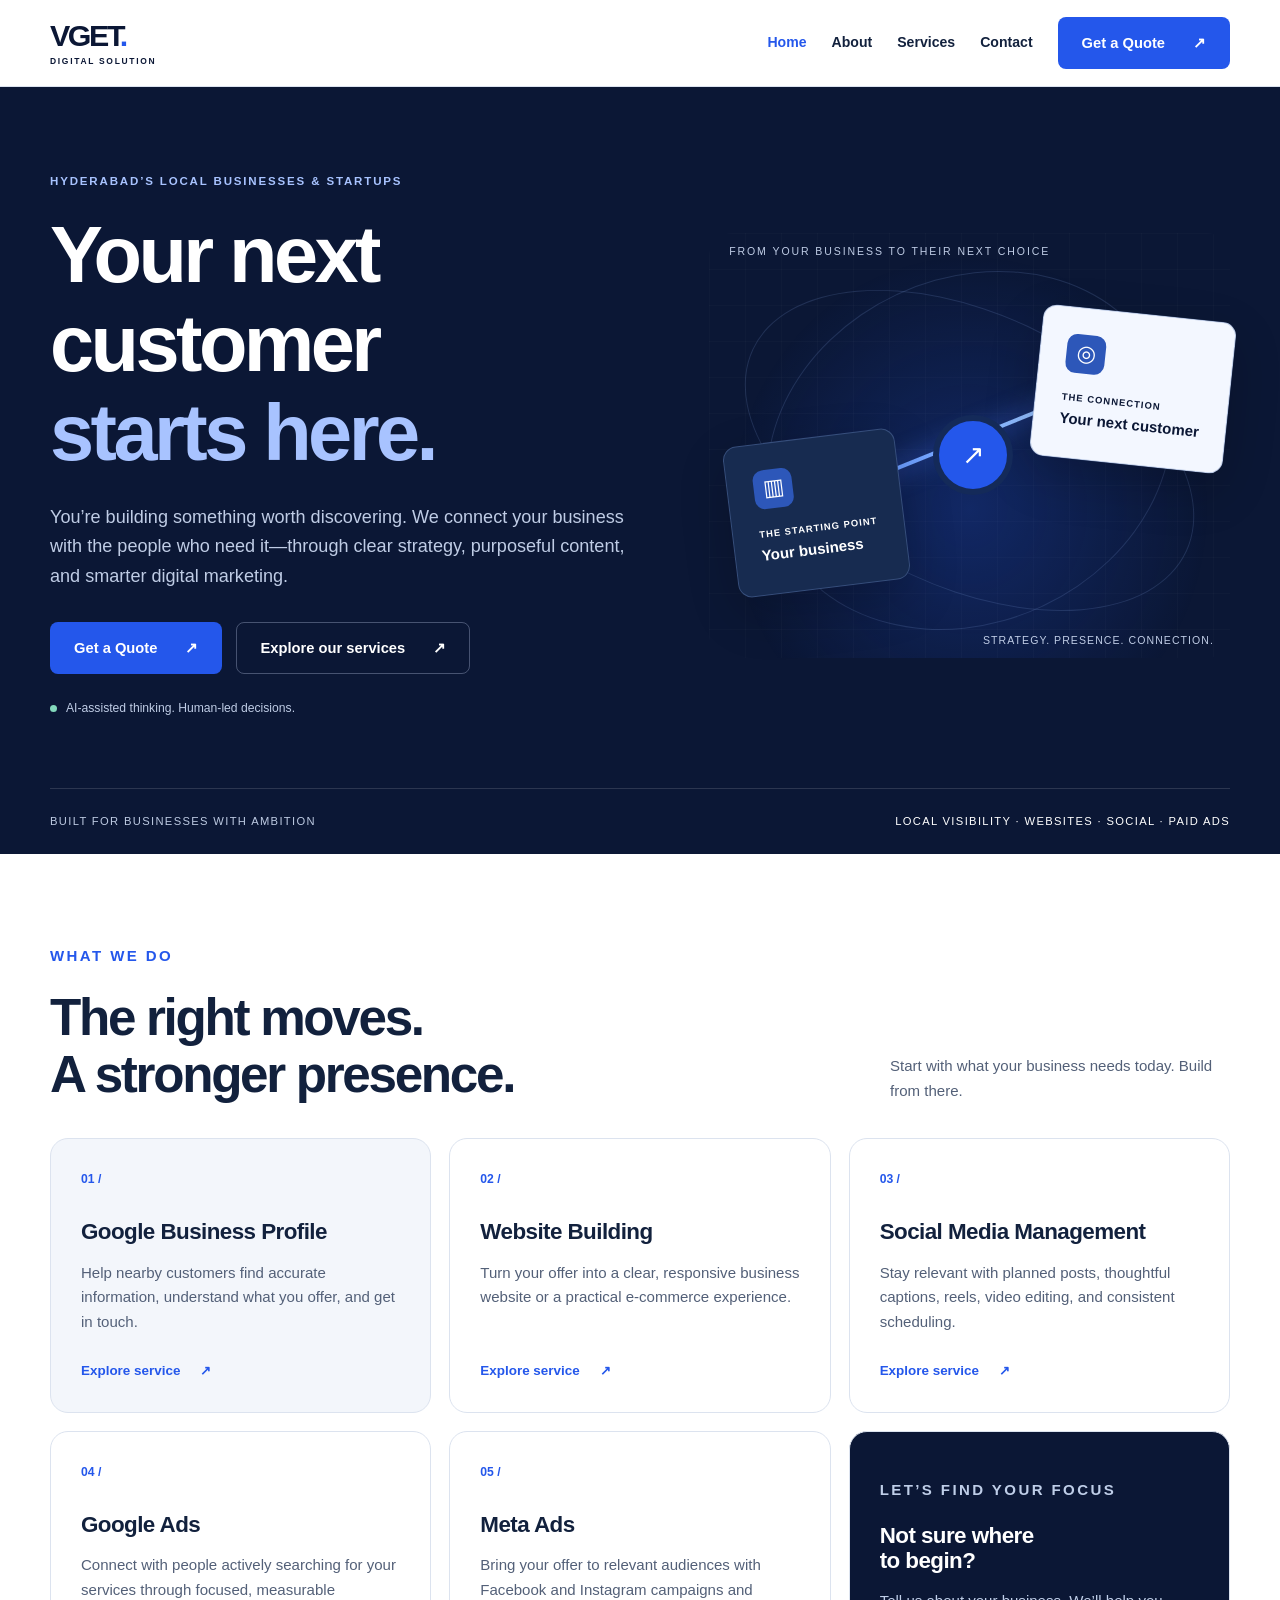
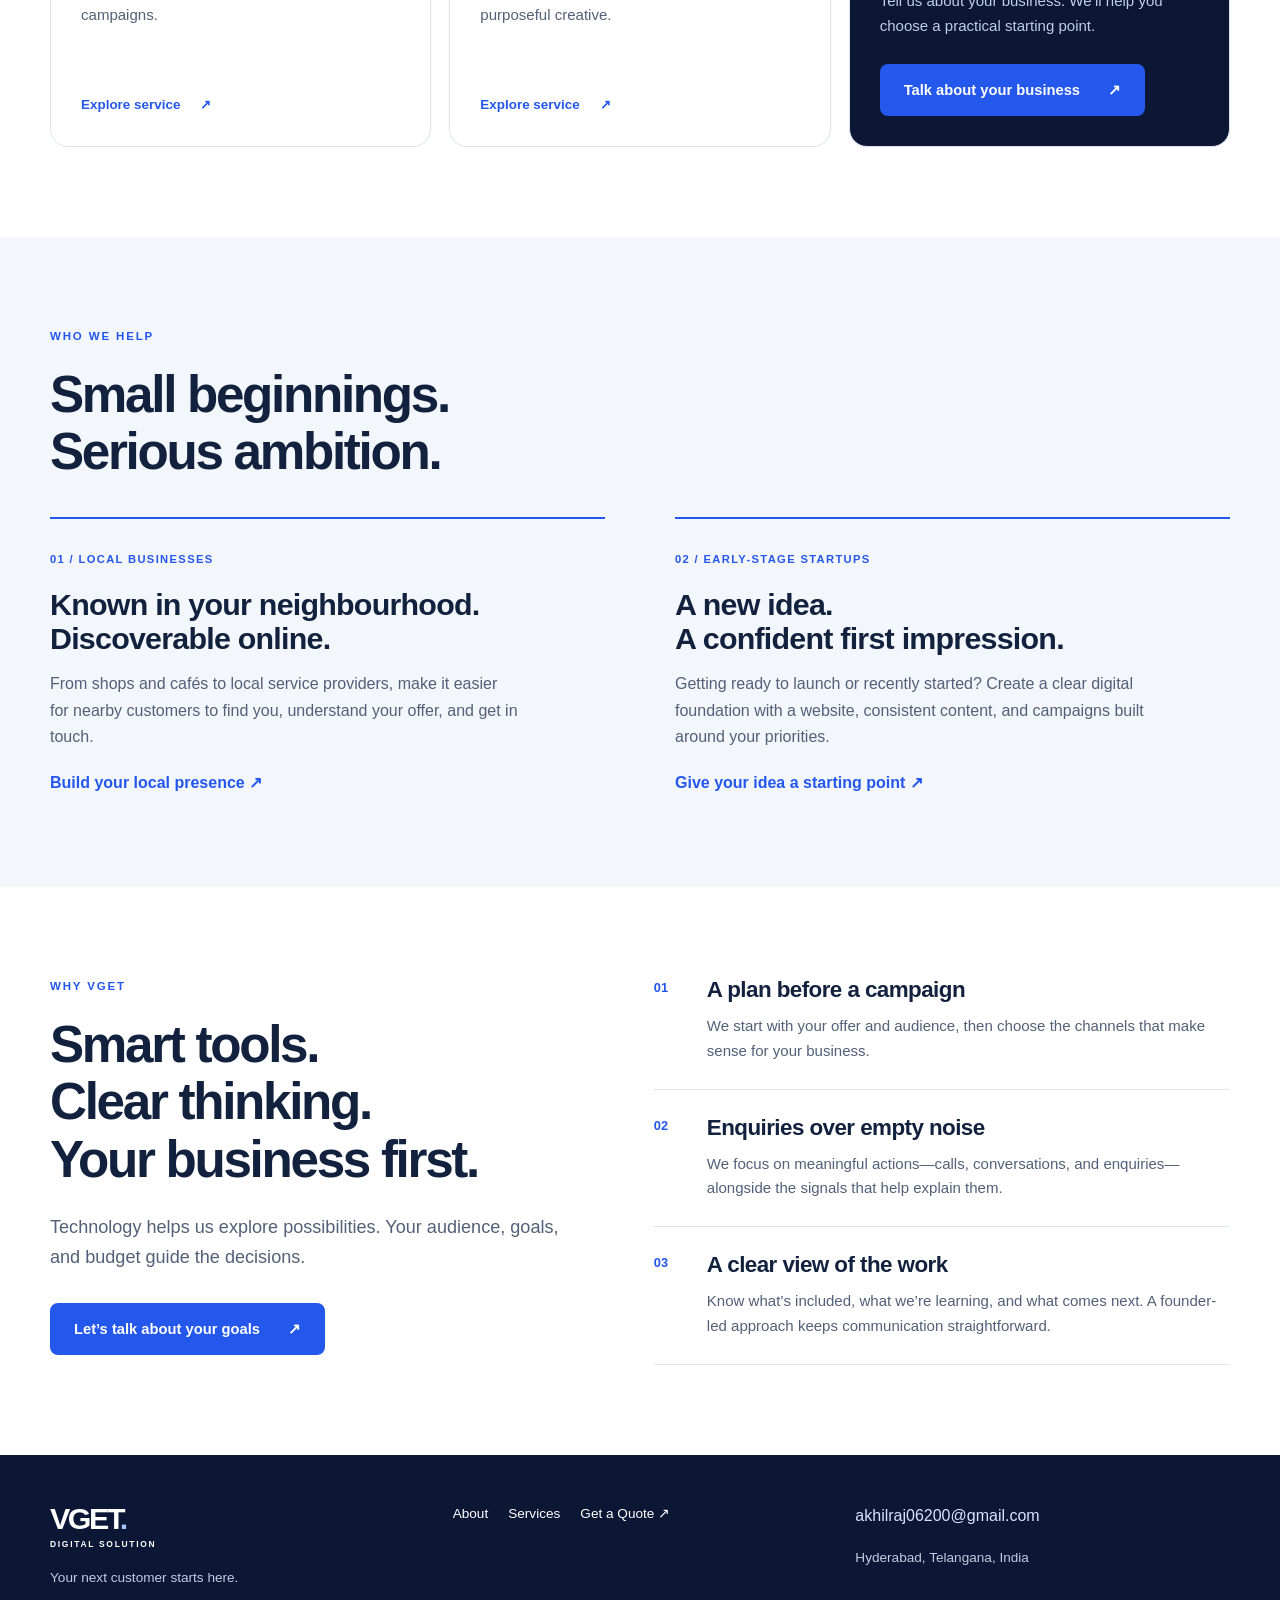
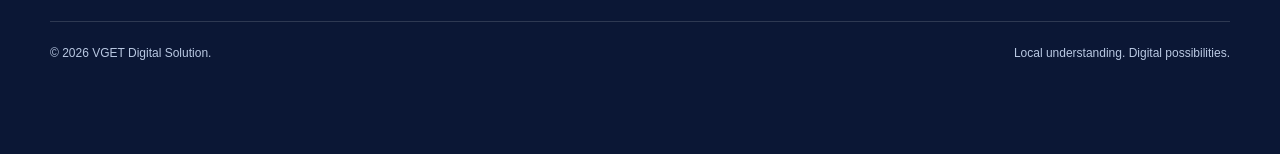
<file: index.html>
<!doctype html>
<html lang="en-IN">
<head>
<meta charset="utf-8">
<meta name="viewport" content="width=device-width, initial-scale=1">
<title>Digital Marketing Services in Hyderabad | VGET Digital Solution</title>
<meta name="description" content="VGET Digital Solution helps Hyderabad local businesses and startups with Google Business Profile optimisation, websites, social media, Google Ads, and Meta Ads.">
<meta name="theme-color" content="#0b1735">
<meta property="og:type" content="website">
<meta property="og:site_name" content="VGET Digital Solution">
<meta property="og:locale" content="en_IN">
<meta property="og:title" content="Digital Marketing Services in Hyderabad | VGET Digital Solution">
<meta property="og:description" content="VGET Digital Solution helps Hyderabad local businesses and startups with Google Business Profile optimisation, websites, social media, Google Ads, and Meta Ads.">
<meta name="twitter:card" content="summary">
<!-- LAUNCH: add a canonical link and og:url using the final domain and this page path.
     Add og:image using an absolute URL to a real 1200x630 sharing image. -->
<link rel="icon" href="images/favicon.svg" type="image/svg+xml">
<link rel="stylesheet" href="css/style.css">
<script src="js/script.js" defer></script>
</head>
<body>
<a class="skip-link" href="#main">Skip to content</a>
<header class="site-header"><div class="container nav-wrap">
<a class="wordmark" href="index.html" aria-label="VGET Digital Solution home"><strong>VGET<span>.</span></strong><small>DIGITAL SOLUTION</small></a>
<button class="menu-toggle" aria-expanded="false" aria-controls="primary-nav" type="button">Menu</button>
<nav class="nav-links" id="primary-nav" aria-label="Main navigation"><a href="index.html" aria-current="page">Home</a><a href="about.html">About</a><a href="services.html">Services</a><a href="contact.html" >Contact</a><a class="button" href="contact.html">Get a Quote <span aria-hidden="true">↗</span></a></nav>
</div></header>
<main id="main" tabindex="-1">
<section class="hero"><div class="container"><div class="hero-grid"><div>
<p class="eyebrow">HYDERABAD’S LOCAL BUSINESSES &amp; STARTUPS</p>
<h1>Your next<br>customer<br><em>starts here.</em></h1>
<p class="lead">You’re building something worth discovering. We connect your business with the people who need it—through clear strategy, purposeful content, and smarter digital marketing.</p>
<div class="actions"><a class="button" href="contact.html">Get a Quote <span aria-hidden="true">↗</span></a><a class="button secondary" href="services.html">Explore our services <span aria-hidden="true">↗</span></a></div><p class="hero-note"><span class="dot" aria-hidden="true"></span> AI-assisted thinking. Human-led decisions.</p>
</div><div class="bridge-art" aria-hidden="true"><span class="art-heading">FROM YOUR BUSINESS TO THEIR NEXT CHOICE</span><div class="orbit"></div><div class="orbit two"></div><div class="bridge-line"></div><div class="art-card business"><div class="art-icon">▥</div><small>THE STARTING POINT</small><strong>Your business</strong></div><div class="art-card customer"><div class="art-icon">◎</div><small>THE CONNECTION</small><strong>Your next customer</strong></div><div class="art-core">↗</div><span class="art-caption">STRATEGY. PRESENCE. CONNECTION.</span></div></div>
<div class="hero-bottom"><span>Built for businesses with ambition</span><span>Local visibility · Websites · Social · Paid ads</span></div></div></section>
<section class="section" id="services"><div class="container"><div class="section-heading"><div><p class="eyebrow">WHAT WE DO</p><h2>The right moves.<br>A stronger presence.</h2></div><p>Start with what your business needs today. Build from there.</p></div><div class="services-grid"><article class="service-card reveal featured"><span class="number">01 /</span><h3>Google Business Profile</h3><p>Help nearby customers find accurate information, understand what you offer, and get in touch.</p><a class="text-link" href="google-business-profile.html" aria-label="Explore Google Business Profile optimisation">Explore service <span aria-hidden="true">↗</span></a></article>
<article class="service-card reveal"><span class="number">02 /</span><h3>Website Building</h3><p>Turn your offer into a clear, responsive business website or a practical e-commerce experience.</p><a class="text-link" href="website-development.html" aria-label="Explore Business & e-commerce websites">Explore service <span aria-hidden="true">↗</span></a></article>
<article class="service-card reveal"><span class="number">03 /</span><h3>Social Media Management</h3><p>Stay relevant with planned posts, thoughtful captions, reels, video editing, and consistent scheduling.</p><a class="text-link" href="social-media.html" aria-label="Explore Social media management">Explore service <span aria-hidden="true">↗</span></a></article>
<article class="service-card reveal"><span class="number">04 /</span><h3>Google Ads</h3><p>Connect with people actively searching for your services through focused, measurable campaigns.</p><a class="text-link" href="google-ads.html" aria-label="Explore Google Ads management">Explore service <span aria-hidden="true">↗</span></a></article>
<article class="service-card reveal"><span class="number">05 /</span><h3>Meta Ads</h3><p>Bring your offer to relevant audiences with Facebook and Instagram campaigns and purposeful creative.</p><a class="text-link" href="meta-ads.html" aria-label="Explore Facebook & Instagram ads">Explore service <span aria-hidden="true">↗</span></a></article><article class="service-card invitation reveal"><p class="eyebrow">LET’S FIND YOUR FOCUS</p><h3>Not sure where<br>to begin?</h3><p>Tell us about your business. We’ll help you choose a practical starting point.</p><a class="button" href="contact.html">Talk about your business <span aria-hidden="true">↗</span></a></article></div></div></section>
<section class="section wash"><div class="container"><p class="eyebrow">WHO WE HELP</p><h2>Small beginnings.<br>Serious ambition.</h2><div class="audience-grid">
<article class="audience-card reveal"><span class="label">01 / LOCAL BUSINESSES</span><h3>Known in your neighbourhood.<br>Discoverable online.</h3><p>From shops and cafés to local service providers, make it easier for nearby customers to find you, understand your offer, and get in touch.</p><a class="text-link" href="contact.html">Build your local presence ↗</a></article>
<article class="audience-card reveal"><span class="label">02 / EARLY-STAGE STARTUPS</span><h3>A new idea.<br>A confident first impression.</h3><p>Getting ready to launch or recently started? Create a clear digital foundation with a website, consistent content, and campaigns built around your priorities.</p><a class="text-link" href="contact.html">Give your idea a starting point ↗</a></article>
</div></div></section>
<section class="section"><div class="container why-layout"><div><p class="eyebrow">WHY VGET</p><h2>Smart tools.<br>Clear thinking.<br>Your business first.</h2><p class="lead">Technology helps us explore possibilities. Your audience, goals, and budget guide the decisions.</p><div class="actions"><a class="button" href="contact.html">Let’s talk about your goals <span aria-hidden="true">↗</span></a></div></div><div class="principles">
<article class="principle reveal"><span>01</span><div><h3>A plan before a campaign</h3><p>We start with your offer and audience, then choose the channels that make sense for your business.</p></div></article>
<article class="principle reveal"><span>02</span><div><h3>Enquiries over empty noise</h3><p>We focus on meaningful actions—calls, conversations, and enquiries—alongside the signals that help explain them.</p></div></article>
<article class="principle reveal"><span>03</span><div><h3>A clear view of the work</h3><p>Know what’s included, what we’re learning, and what comes next. A founder-led approach keeps communication straightforward.</p></div></article>
</div></div></section>
</main>
<footer class="site-footer"><div class="container"><div class="footer-main">
<div><a class="wordmark" href="index.html" aria-label="VGET Digital Solution home"><strong>VGET<span>.</span></strong><small>DIGITAL SOLUTION</small></a><p>Your next customer starts here.</p></div>
<nav class="footer-links" aria-label="Footer navigation"><a href="about.html">About</a><a href="services.html">Services</a><a href="contact.html">Get a Quote ↗</a></nav>
<div class="footer-contact"><a href="mailto:akhilraj06200@gmail.com">akhilraj06200@gmail.com</a><p>Hyderabad, Telangana, India</p></div></div>
<div class="footer-bottom"><span>© <span data-year>2026</span> VGET Digital Solution.</span><span>Local understanding. Digital possibilities.</span></div></div></footer>
<!-- Enabled by script.js only after valid international phone numbers are configured. -->
<aside class="contact-dock" aria-label="Quick contact"><a data-contact="phone" href="contact.html" hidden>Call us ↗</a><a class="whatsapp" data-contact="whatsapp" href="contact.html" target="_blank" rel="noopener noreferrer" hidden>WhatsApp ↗</a></aside>
</body>
</html>
</file>
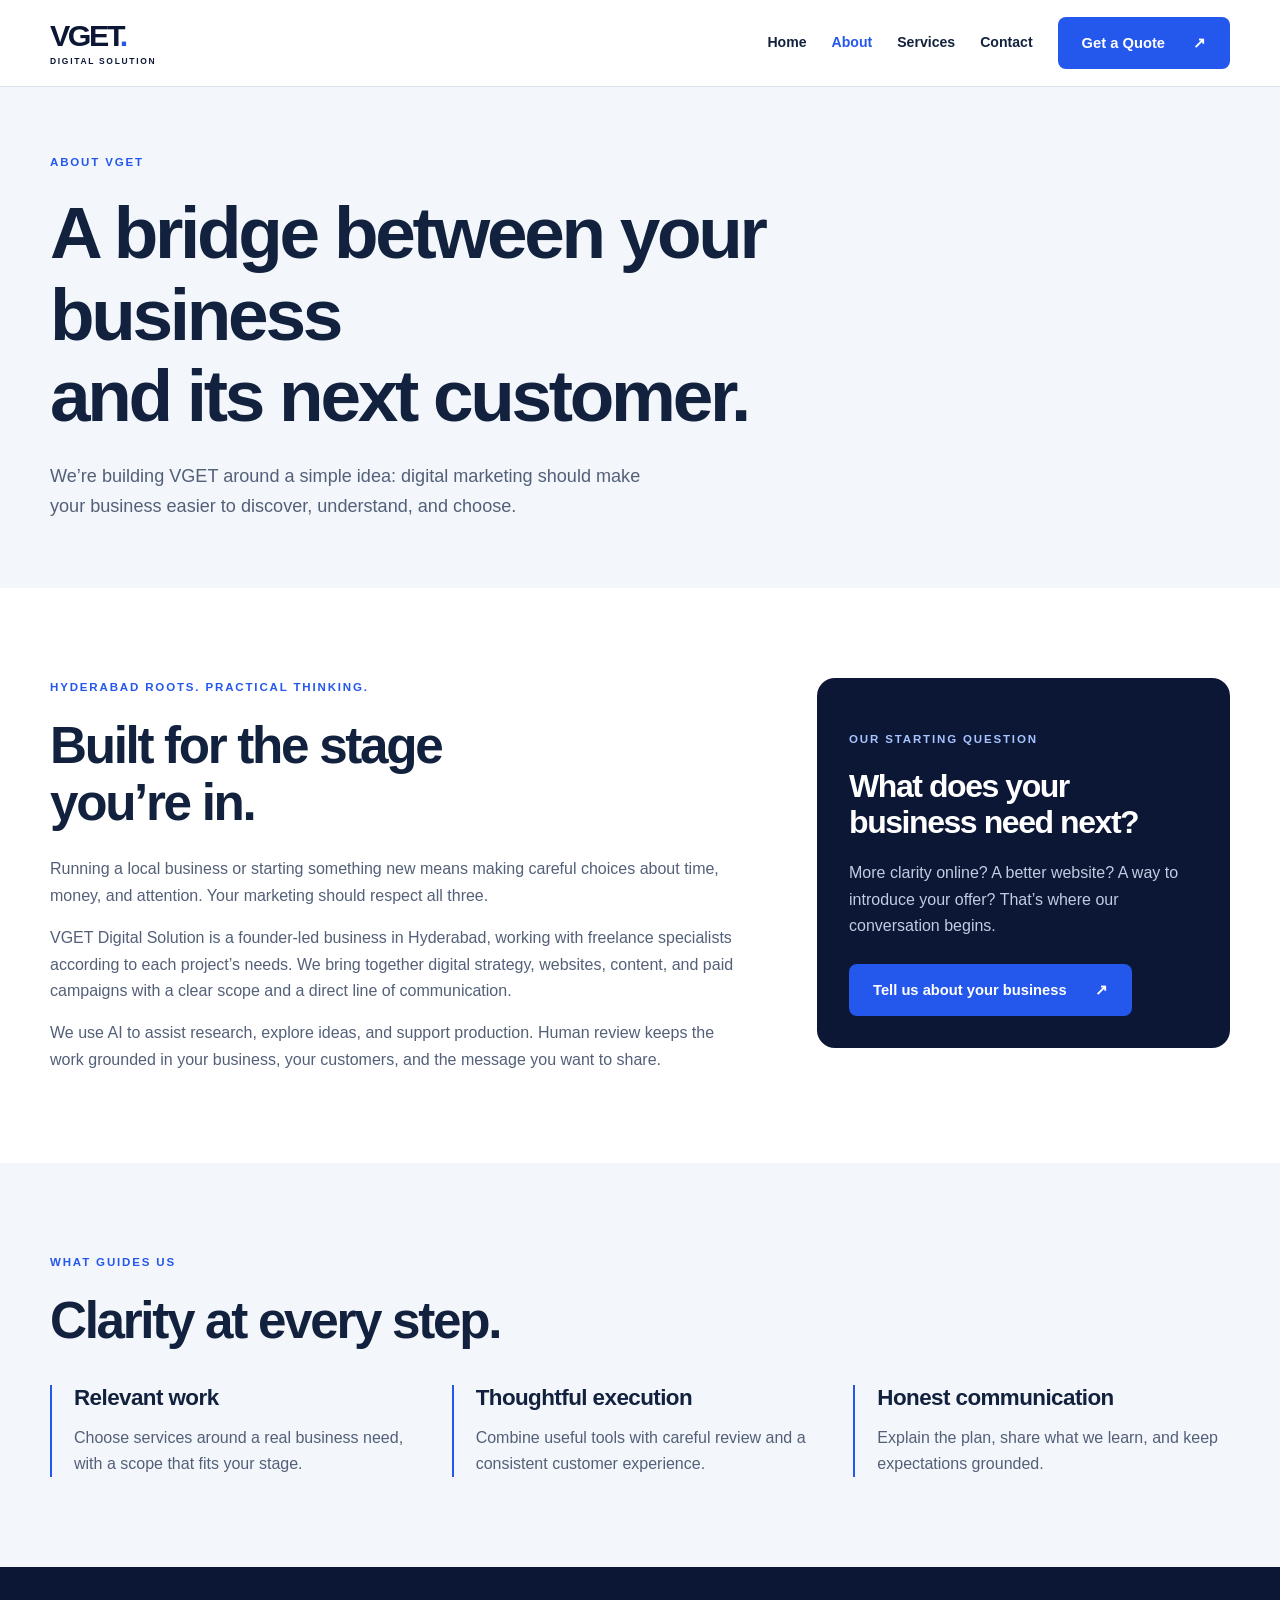
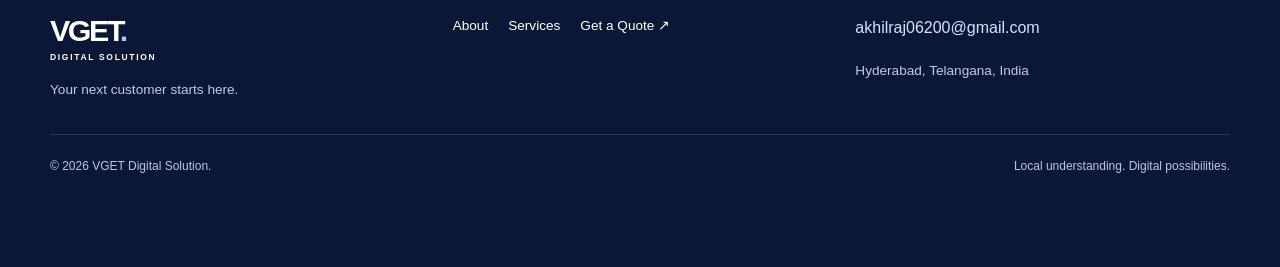
<file: about.html>
<!doctype html>
<html lang="en-IN">
<head>
<meta charset="utf-8">
<meta name="viewport" content="width=device-width, initial-scale=1">
<title>About Our Hyderabad Digital Marketing Business | VGET Digital Solution</title>
<meta name="description" content="Meet VGET Digital Solution: a founder-led Hyderabad digital marketing business supported by freelance specialists, helping local businesses and startups.">
<meta name="theme-color" content="#0b1735">
<meta property="og:type" content="website">
<meta property="og:site_name" content="VGET Digital Solution">
<meta property="og:locale" content="en_IN">
<meta property="og:title" content="About Our Hyderabad Digital Marketing Business | VGET Digital Solution">
<meta property="og:description" content="Meet VGET Digital Solution: a founder-led Hyderabad digital marketing business supported by freelance specialists, helping local businesses and startups.">
<meta name="twitter:card" content="summary">
<!-- LAUNCH: add a canonical link and og:url using the final domain and this page path.
     Add og:image using an absolute URL to a real 1200x630 sharing image. -->
<link rel="icon" href="images/favicon.svg" type="image/svg+xml">
<link rel="stylesheet" href="css/style.css">
<script src="js/script.js" defer></script>
</head>
<body>
<a class="skip-link" href="#main">Skip to content</a>
<header class="site-header"><div class="container nav-wrap">
<a class="wordmark" href="index.html" aria-label="VGET Digital Solution home"><strong>VGET<span>.</span></strong><small>DIGITAL SOLUTION</small></a>
<button class="menu-toggle" aria-expanded="false" aria-controls="primary-nav" type="button">Menu</button>
<nav class="nav-links" id="primary-nav" aria-label="Main navigation"><a href="index.html">Home</a><a href="about.html" aria-current="page">About</a><a href="services.html">Services</a><a href="contact.html" >Contact</a><a class="button" href="contact.html">Get a Quote <span aria-hidden="true">↗</span></a></nav>
</div></header>
<main id="main" tabindex="-1">
<section class="page-hero"><div class="container"><p class="eyebrow">ABOUT VGET</p><h1>A bridge between your business<br>and its next customer.</h1><p class="lead">We’re building VGET around a simple idea: digital marketing should make your business easier to discover, understand, and choose.</p></div></section><section class="section"><div class="container detail-grid"><div class="detail-copy"><p class="eyebrow">HYDERABAD ROOTS. PRACTICAL THINKING.</p><h2>Built for the stage<br>you’re in.</h2><p>Running a local business or starting something new means making careful choices about time, money, and attention. Your marketing should respect all three.</p><p>VGET Digital Solution is a founder-led business in Hyderabad, working with freelance specialists according to each project’s needs. We bring together digital strategy, websites, content, and paid campaigns with a clear scope and a direct line of communication.</p><p>We use AI to assist research, explore ideas, and support production. Human review keeps the work grounded in your business, your customers, and the message you want to share.</p></div><aside class="quote-panel"><p class="eyebrow" style="color:var(--blue-light)">OUR STARTING QUESTION</p><h2>What does your<br>business need next?</h2><p>More clarity online? A better website? A way to introduce your offer? That’s where our conversation begins.</p><a class="button" href="contact.html">Tell us about your business <span aria-hidden="true">↗</span></a></aside></div></section>
<section class="section wash"><div class="container"><p class="eyebrow">WHAT GUIDES US</p><h2>Clarity at every step.</h2><div class="values-grid"><article class="value reveal"><h3>Relevant work</h3><p>Choose services around a real business need, with a scope that fits your stage.</p></article><article class="value reveal"><h3>Thoughtful execution</h3><p>Combine useful tools with careful review and a consistent customer experience.</p></article><article class="value reveal"><h3>Honest communication</h3><p>Explain the plan, share what we learn, and keep expectations grounded.</p></article></div></div></section>
</main>
<footer class="site-footer"><div class="container"><div class="footer-main">
<div><a class="wordmark" href="index.html" aria-label="VGET Digital Solution home"><strong>VGET<span>.</span></strong><small>DIGITAL SOLUTION</small></a><p>Your next customer starts here.</p></div>
<nav class="footer-links" aria-label="Footer navigation"><a href="about.html">About</a><a href="services.html">Services</a><a href="contact.html">Get a Quote ↗</a></nav>
<div class="footer-contact"><a href="mailto:akhilraj06200@gmail.com">akhilraj06200@gmail.com</a><p>Hyderabad, Telangana, India</p></div></div>
<div class="footer-bottom"><span>© <span data-year>2026</span> VGET Digital Solution.</span><span>Local understanding. Digital possibilities.</span></div></div></footer>
<!-- Enabled by script.js only after valid international phone numbers are configured. -->
<aside class="contact-dock" aria-label="Quick contact"><a data-contact="phone" href="contact.html" hidden>Call us ↗</a><a class="whatsapp" data-contact="whatsapp" href="contact.html" target="_blank" rel="noopener noreferrer" hidden>WhatsApp ↗</a></aside>
</body>
</html>
</file>
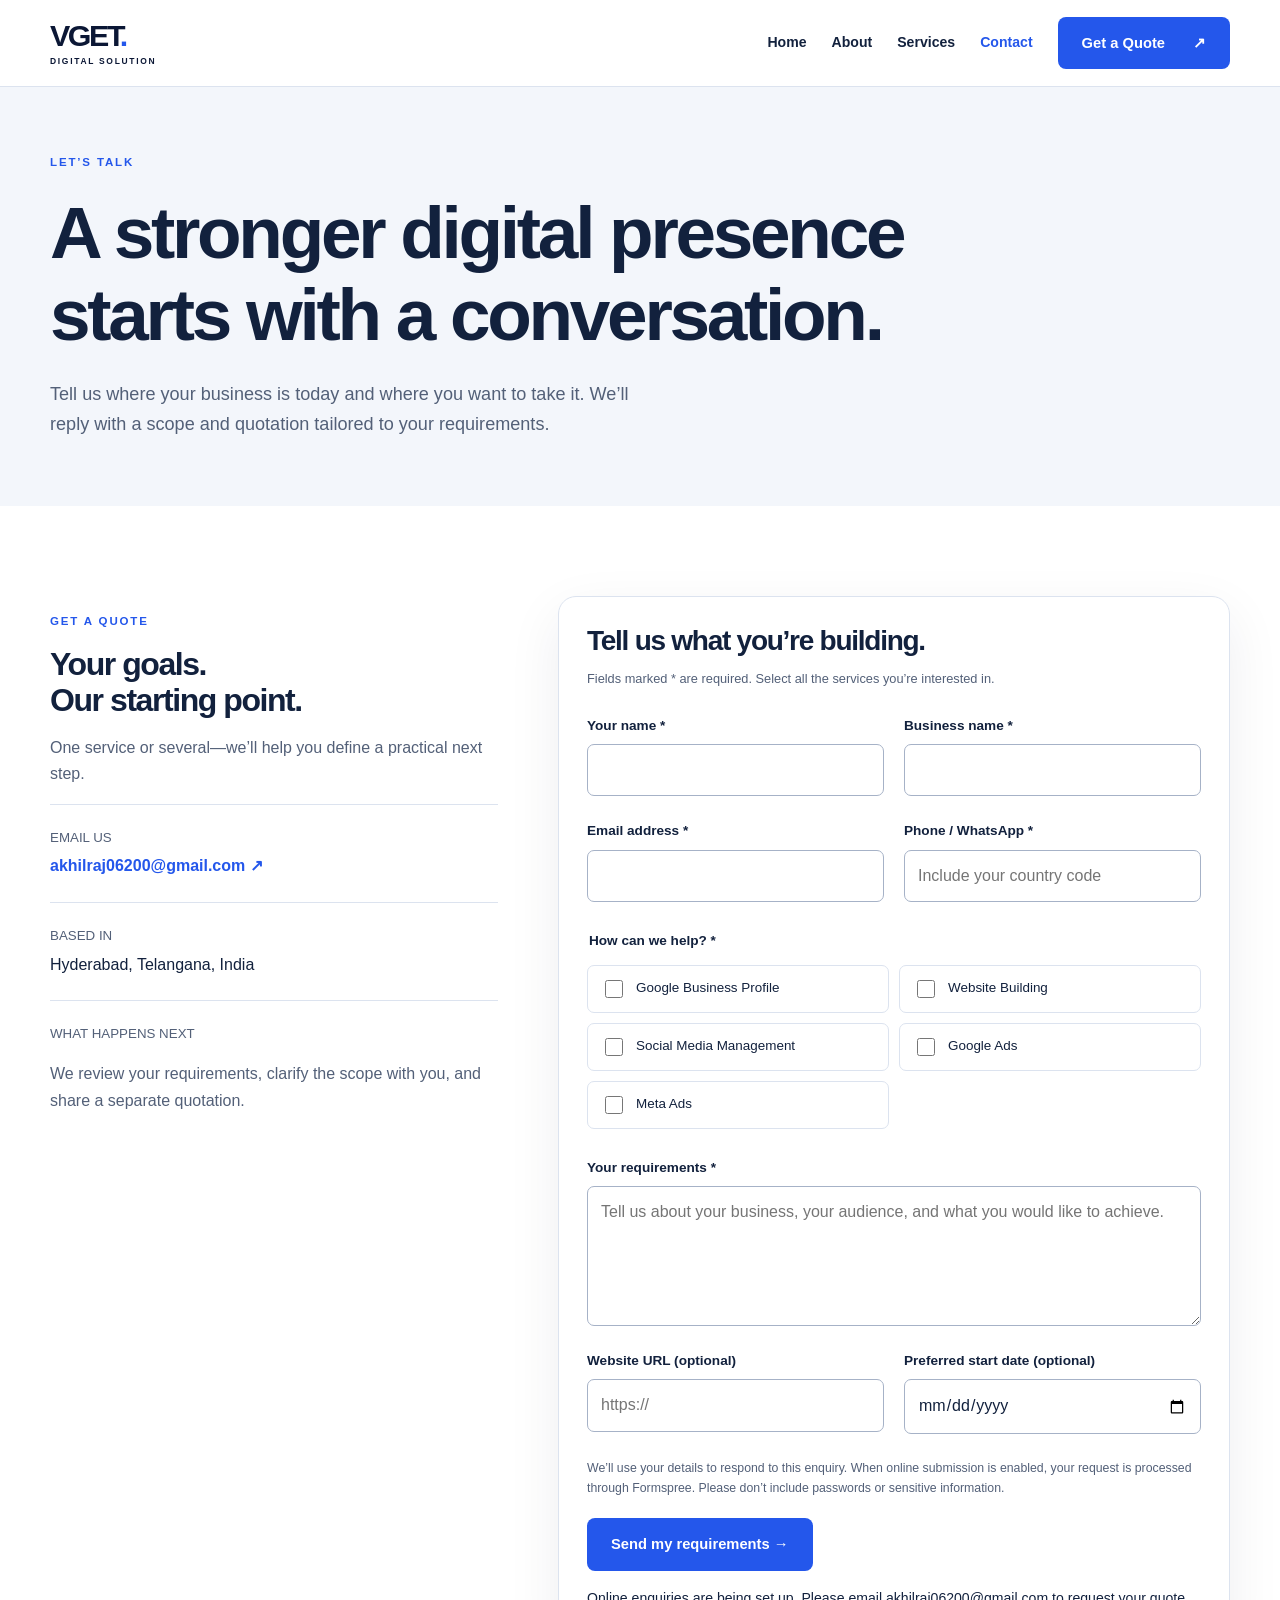
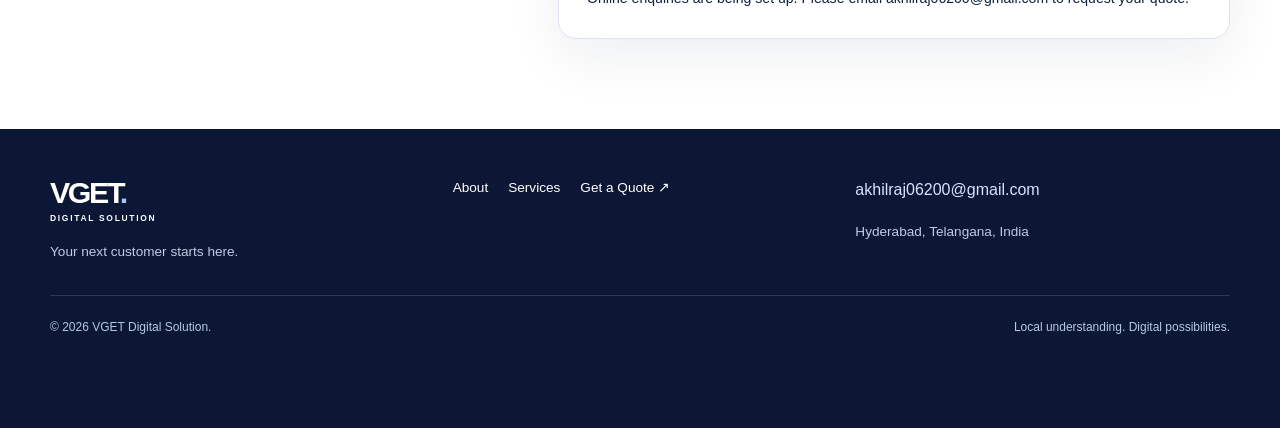
<file: contact.html>
<!doctype html>
<html lang="en-IN">
<head>
<meta charset="utf-8">
<meta name="viewport" content="width=device-width, initial-scale=1">
<title>Get a Digital Marketing Quote in Hyderabad | VGET Digital Solution</title>
<meta name="description" content="Tell VGET about your business and request a tailored quotation for websites, local optimisation, social media, Google Ads, or Meta Ads in Hyderabad.">
<meta name="theme-color" content="#0b1735">
<meta property="og:type" content="website">
<meta property="og:site_name" content="VGET Digital Solution">
<meta property="og:locale" content="en_IN">
<meta property="og:title" content="Get a Digital Marketing Quote in Hyderabad | VGET Digital Solution">
<meta property="og:description" content="Tell VGET about your business and request a tailored quotation for websites, local optimisation, social media, Google Ads, or Meta Ads in Hyderabad.">
<meta name="twitter:card" content="summary">
<!-- LAUNCH: add a canonical link and og:url using the final domain and this page path.
     Add og:image using an absolute URL to a real 1200x630 sharing image. -->
<link rel="icon" href="images/favicon.svg" type="image/svg+xml">
<link rel="stylesheet" href="css/style.css">
<script src="js/script.js" defer></script>
</head>
<body>
<a class="skip-link" href="#main">Skip to content</a>
<header class="site-header"><div class="container nav-wrap">
<a class="wordmark" href="index.html" aria-label="VGET Digital Solution home"><strong>VGET<span>.</span></strong><small>DIGITAL SOLUTION</small></a>
<button class="menu-toggle" aria-expanded="false" aria-controls="primary-nav" type="button">Menu</button>
<nav class="nav-links" id="primary-nav" aria-label="Main navigation"><a href="index.html">Home</a><a href="about.html">About</a><a href="services.html">Services</a><a href="contact.html" aria-current="page">Contact</a><a class="button" href="contact.html">Get a Quote <span aria-hidden="true">↗</span></a></nav>
</div></header>
<main id="main" tabindex="-1">
<section class="page-hero"><div class="container"><p class="eyebrow">LET’S TALK</p><h1>A stronger digital presence<br>starts with a conversation.</h1><p class="lead">Tell us where your business is today and where you want to take it. We’ll reply with a scope and quotation tailored to your requirements.</p></div></section><section class="section"><div class="container contact-layout"><div class="contact-details"><p class="eyebrow">GET A QUOTE</p><h2>Your goals.<br>Our starting point.</h2><p>One service or several—we’ll help you define a practical next step.</p><div class="contact-item"><small>EMAIL US</small><a class="text-link" href="mailto:akhilraj06200@gmail.com">akhilraj06200@gmail.com ↗</a></div><div class="contact-item"><small>BASED IN</small><span>Hyderabad, Telangana, India</span></div><div class="contact-item"><small>WHAT HAPPENS NEXT</small><p>We review your requirements, clarify the scope with you, and share a separate quotation.</p></div><a class="text-link" data-contact="phone" href="contact.html" hidden>Call VGET ↗</a><br><a class="text-link" data-contact="whatsapp" href="contact.html" target="_blank" rel="noopener noreferrer" hidden>Message us on WhatsApp ↗</a></div><form class="quote-form" id="quote-form" method="post" novalidate>
<!-- The JS submission handler prevents navigation and sends to the configured Formspree endpoint. -->
<h2>Tell us what you’re building.</h2><p class="form-note">Fields marked * are required. Select all the services you’re interested in.</p>
<div class="form-grid"><div class="field"><label for="name">Your name *</label><input id="name" name="name" type="text" required autocomplete="name" maxlength="100" data-validate aria-describedby="name-error"><span class="field-error" id="name-error"></span></div><div class="field"><label for="business">Business name *</label><input id="business" name="business" type="text" required autocomplete="organization" maxlength="150" data-validate aria-describedby="business-error"><span class="field-error" id="business-error"></span></div><div class="field"><label for="email">Email address *</label><input id="email" name="email" type="email" required autocomplete="email" maxlength="254" data-validate aria-describedby="email-error"><span class="field-error" id="email-error"></span></div><div class="field"><label for="phone">Phone / WhatsApp *</label><input id="phone" name="phone" type="tel" required autocomplete="tel" placeholder="Include your country code" maxlength="25" data-validate aria-describedby="phone-error"><span class="field-error" id="phone-error"></span></div></div>
<fieldset aria-describedby="services-error"><legend>How can we help? *</legend><div class="checkbox-grid"><label class="choice"><input type="checkbox" name="services" value="gbp" aria-describedby="services-error">Google Business Profile</label><label class="choice"><input type="checkbox" name="services" value="website" aria-describedby="services-error">Website Building</label><label class="choice"><input type="checkbox" name="services" value="social" aria-describedby="services-error">Social Media Management</label><label class="choice"><input type="checkbox" name="services" value="google-ads" aria-describedby="services-error">Google Ads</label><label class="choice"><input type="checkbox" name="services" value="meta-ads" aria-describedby="services-error">Meta Ads</label></div><span class="field-error" id="services-error"></span></fieldset>
<div class="form-grid"><div class="field full"><label for="requirements">Your requirements *</label><textarea id="requirements" name="requirements" required minlength="10" maxlength="5000" placeholder="Tell us about your business, your audience, and what you would like to achieve." data-validate aria-describedby="requirements-error"></textarea><span class="field-error" id="requirements-error"></span></div><div class="field"><label for="website">Website URL (optional)</label><input id="website" name="website" type="url" placeholder="https://" maxlength="500" data-validate aria-describedby="website-error"><span class="field-error" id="website-error"></span></div><div class="field"><label for="start_date">Preferred start date (optional)</label><input id="start_date" name="start_date" type="date"  data-validate aria-describedby="start_date-error"><span class="field-error" id="start_date-error"></span></div></div>
<div class="honeypot" aria-hidden="true"><label for="company-fax">Leave this empty</label><input id="company-fax" name="_gotcha" tabindex="-1" autocomplete="off"></div>
<input type="hidden" name="_subject" value="New VGET website quote request">
<p class="privacy-note">We’ll use your details to respond to this enquiry. When online submission is enabled, your request is processed through Formspree. Please don’t include passwords or sensitive information.</p>
<button class="button" type="submit" disabled>Send my requirements →</button>
<p class="form-status" id="form-status" role="status" aria-live="polite" aria-atomic="true"></p>
<noscript><p>To request a quote, please email <a href="mailto:akhilraj06200@gmail.com">akhilraj06200@gmail.com</a>. This online form requires JavaScript.</p></noscript>
</form></div></section>
</main>
<footer class="site-footer"><div class="container"><div class="footer-main">
<div><a class="wordmark" href="index.html" aria-label="VGET Digital Solution home"><strong>VGET<span>.</span></strong><small>DIGITAL SOLUTION</small></a><p>Your next customer starts here.</p></div>
<nav class="footer-links" aria-label="Footer navigation"><a href="about.html">About</a><a href="services.html">Services</a><a href="contact.html">Get a Quote ↗</a></nav>
<div class="footer-contact"><a href="mailto:akhilraj06200@gmail.com">akhilraj06200@gmail.com</a><p>Hyderabad, Telangana, India</p></div></div>
<div class="footer-bottom"><span>© <span data-year>2026</span> VGET Digital Solution.</span><span>Local understanding. Digital possibilities.</span></div></div></footer>
<!-- Enabled by script.js only after valid international phone numbers are configured. -->
<aside class="contact-dock" aria-label="Quick contact"><a data-contact="phone" href="contact.html" hidden>Call us ↗</a><a class="whatsapp" data-contact="whatsapp" href="contact.html" target="_blank" rel="noopener noreferrer" hidden>WhatsApp ↗</a></aside>
</body>
</html>
</file>
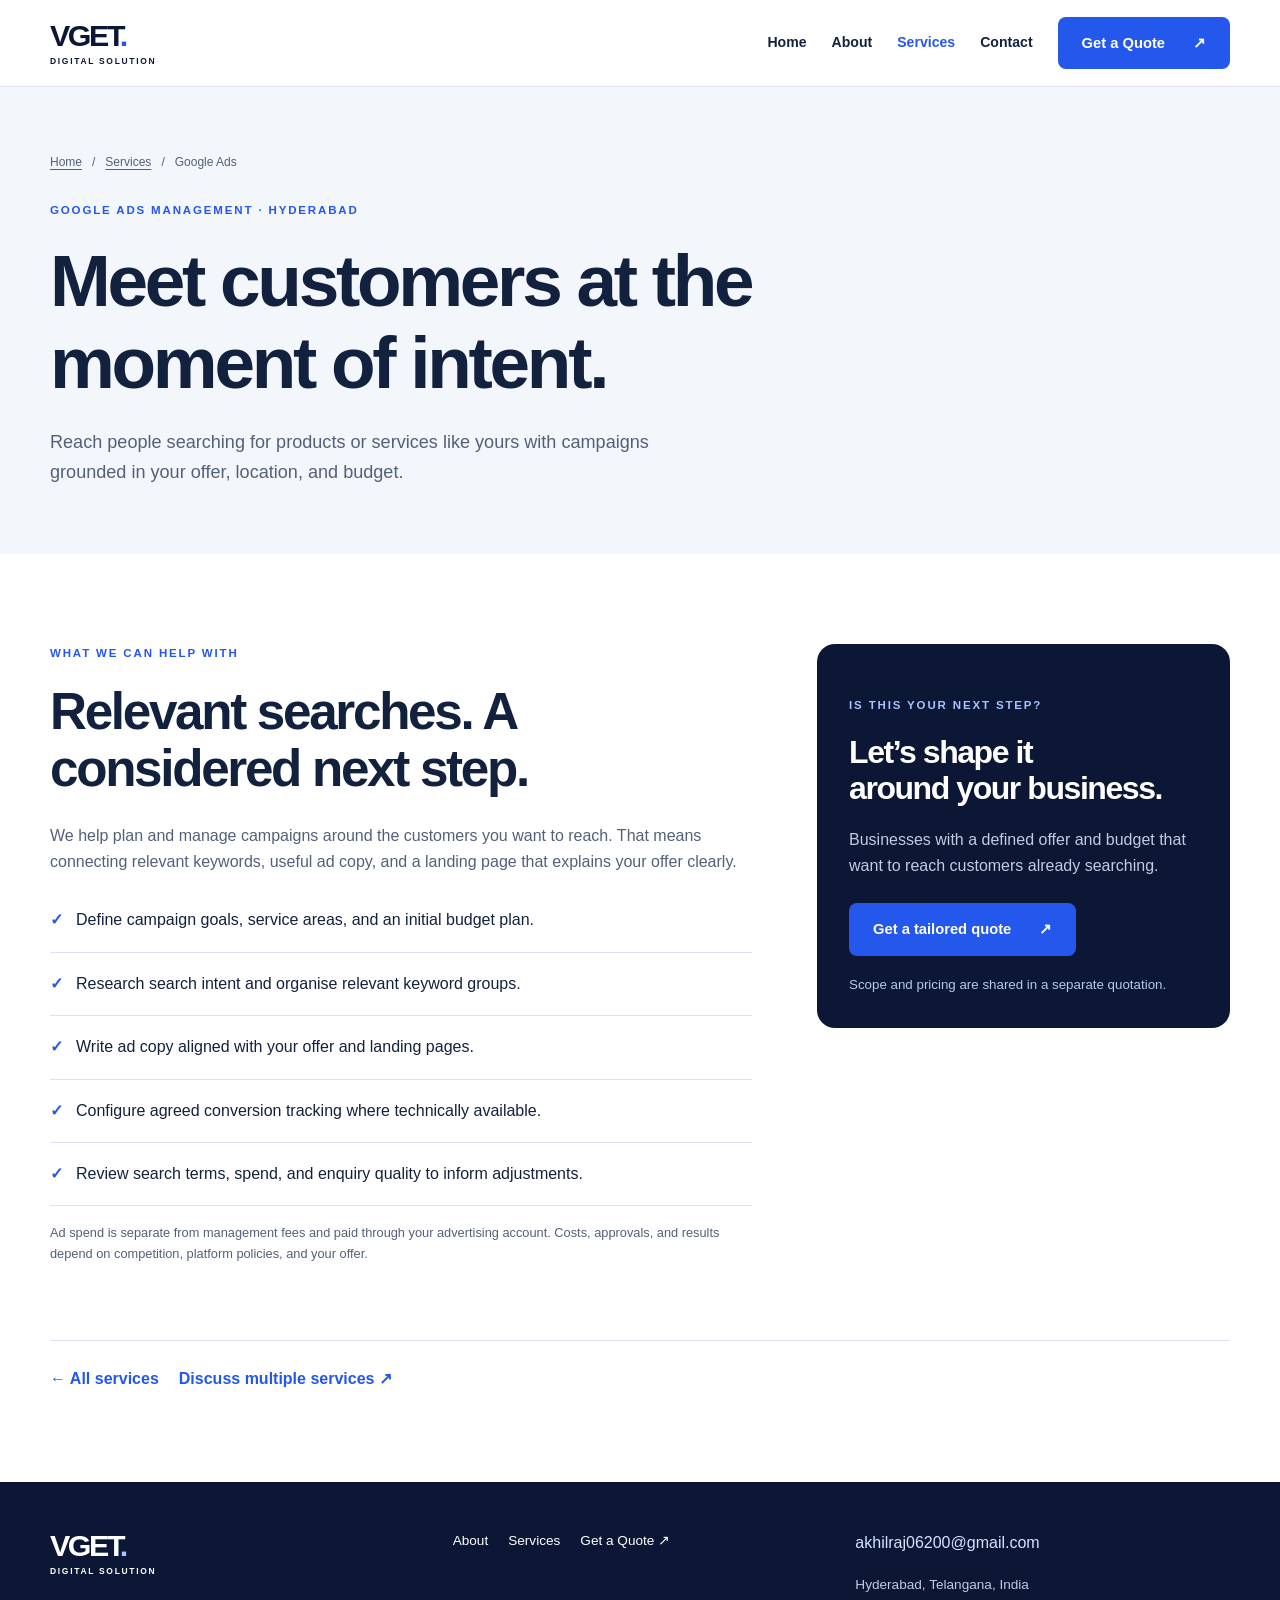
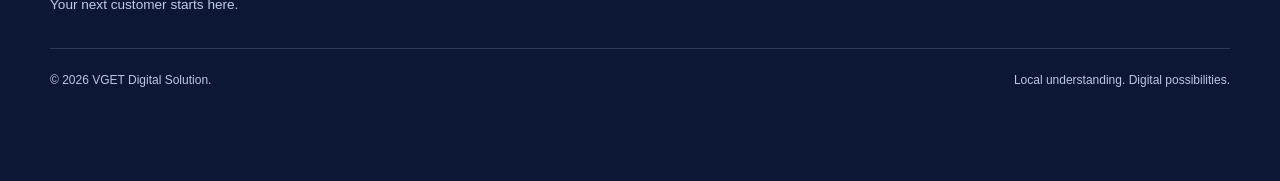
<file: google-ads.html>
<!doctype html>
<html lang="en-IN">
<head>
<meta charset="utf-8">
<meta name="viewport" content="width=device-width, initial-scale=1">
<title>Google Ads management in Hyderabad | VGET Digital Solution</title>
<meta name="description" content="Google Ads management in Hyderabad for local businesses and startups. Campaign planning, search ad copy, landing-page alignment, and practical measurement.">
<meta name="theme-color" content="#0b1735">
<meta property="og:type" content="website">
<meta property="og:site_name" content="VGET Digital Solution">
<meta property="og:locale" content="en_IN">
<meta property="og:title" content="Google Ads management in Hyderabad | VGET Digital Solution">
<meta property="og:description" content="Google Ads management in Hyderabad for local businesses and startups. Campaign planning, search ad copy, landing-page alignment, and practical measurement.">
<meta name="twitter:card" content="summary">
<!-- LAUNCH: add a canonical link and og:url using the final domain and this page path.
     Add og:image using an absolute URL to a real 1200x630 sharing image. -->
<link rel="icon" href="images/favicon.svg" type="image/svg+xml">
<link rel="stylesheet" href="css/style.css">
<script src="js/script.js" defer></script>
</head>
<body>
<a class="skip-link" href="#main">Skip to content</a>
<header class="site-header"><div class="container nav-wrap">
<a class="wordmark" href="index.html" aria-label="VGET Digital Solution home"><strong>VGET<span>.</span></strong><small>DIGITAL SOLUTION</small></a>
<button class="menu-toggle" aria-expanded="false" aria-controls="primary-nav" type="button">Menu</button>
<nav class="nav-links" id="primary-nav" aria-label="Main navigation"><a href="index.html">Home</a><a href="about.html">About</a><a href="services.html" aria-current="page">Services</a><a href="contact.html" >Contact</a><a class="button" href="contact.html">Get a Quote <span aria-hidden="true">↗</span></a></nav>
</div></header>
<main id="main" tabindex="-1">
<section class="page-hero"><div class="container"><nav class="breadcrumbs" aria-label="Breadcrumb"><a href="index.html">Home</a><span aria-hidden="true">/</span><a href="services.html">Services</a><span aria-hidden="true">/</span><span aria-current="page">Google Ads</span></nav><p class="eyebrow">Google Ads management · Hyderabad</p><h1>Meet customers at the moment of intent.</h1><p class="lead">Reach people searching for products or services like yours with campaigns grounded in your offer, location, and budget.</p></div></section><section class="section"><div class="container"><div class="detail-grid"><div class="detail-copy"><p class="eyebrow">WHAT WE CAN HELP WITH</p><h2>Relevant searches. A considered next step.</h2><p>We help plan and manage campaigns around the customers you want to reach. That means connecting relevant keywords, useful ad copy, and a landing page that explains your offer clearly.</p><ul class="deliverables"><li>Define campaign goals, service areas, and an initial budget plan.</li><li>Research search intent and organise relevant keyword groups.</li><li>Write ad copy aligned with your offer and landing pages.</li><li>Configure agreed conversion tracking where technically available.</li><li>Review search terms, spend, and enquiry quality to inform adjustments.</li></ul><p class="form-note">Ad spend is separate from management fees and paid through your advertising account. Costs, approvals, and results depend on competition, platform policies, and your offer.</p></div><aside class="quote-panel"><p class="eyebrow" style="color:var(--blue-light)">IS THIS YOUR NEXT STEP?</p><h2>Let’s shape it<br>around your business.</h2><p>Businesses with a defined offer and budget that want to reach customers already searching.</p><a class="button" href="contact.html?service=google-ads">Get a tailored quote <span aria-hidden="true">↗</span></a><small>Scope and pricing are shared in a separate quotation.</small></aside></div><nav class="service-next" aria-label="More services"><a class="text-link" href="services.html">← All services</a><a class="text-link" href="contact.html">Discuss multiple services ↗</a></nav></div></section>
</main>
<footer class="site-footer"><div class="container"><div class="footer-main">
<div><a class="wordmark" href="index.html" aria-label="VGET Digital Solution home"><strong>VGET<span>.</span></strong><small>DIGITAL SOLUTION</small></a><p>Your next customer starts here.</p></div>
<nav class="footer-links" aria-label="Footer navigation"><a href="about.html">About</a><a href="services.html">Services</a><a href="contact.html">Get a Quote ↗</a></nav>
<div class="footer-contact"><a href="mailto:akhilraj06200@gmail.com">akhilraj06200@gmail.com</a><p>Hyderabad, Telangana, India</p></div></div>
<div class="footer-bottom"><span>© <span data-year>2026</span> VGET Digital Solution.</span><span>Local understanding. Digital possibilities.</span></div></div></footer>
<!-- Enabled by script.js only after valid international phone numbers are configured. -->
<aside class="contact-dock" aria-label="Quick contact"><a data-contact="phone" href="contact.html" hidden>Call us ↗</a><a class="whatsapp" data-contact="whatsapp" href="contact.html" target="_blank" rel="noopener noreferrer" hidden>WhatsApp ↗</a></aside>
</body>
</html>
</file>
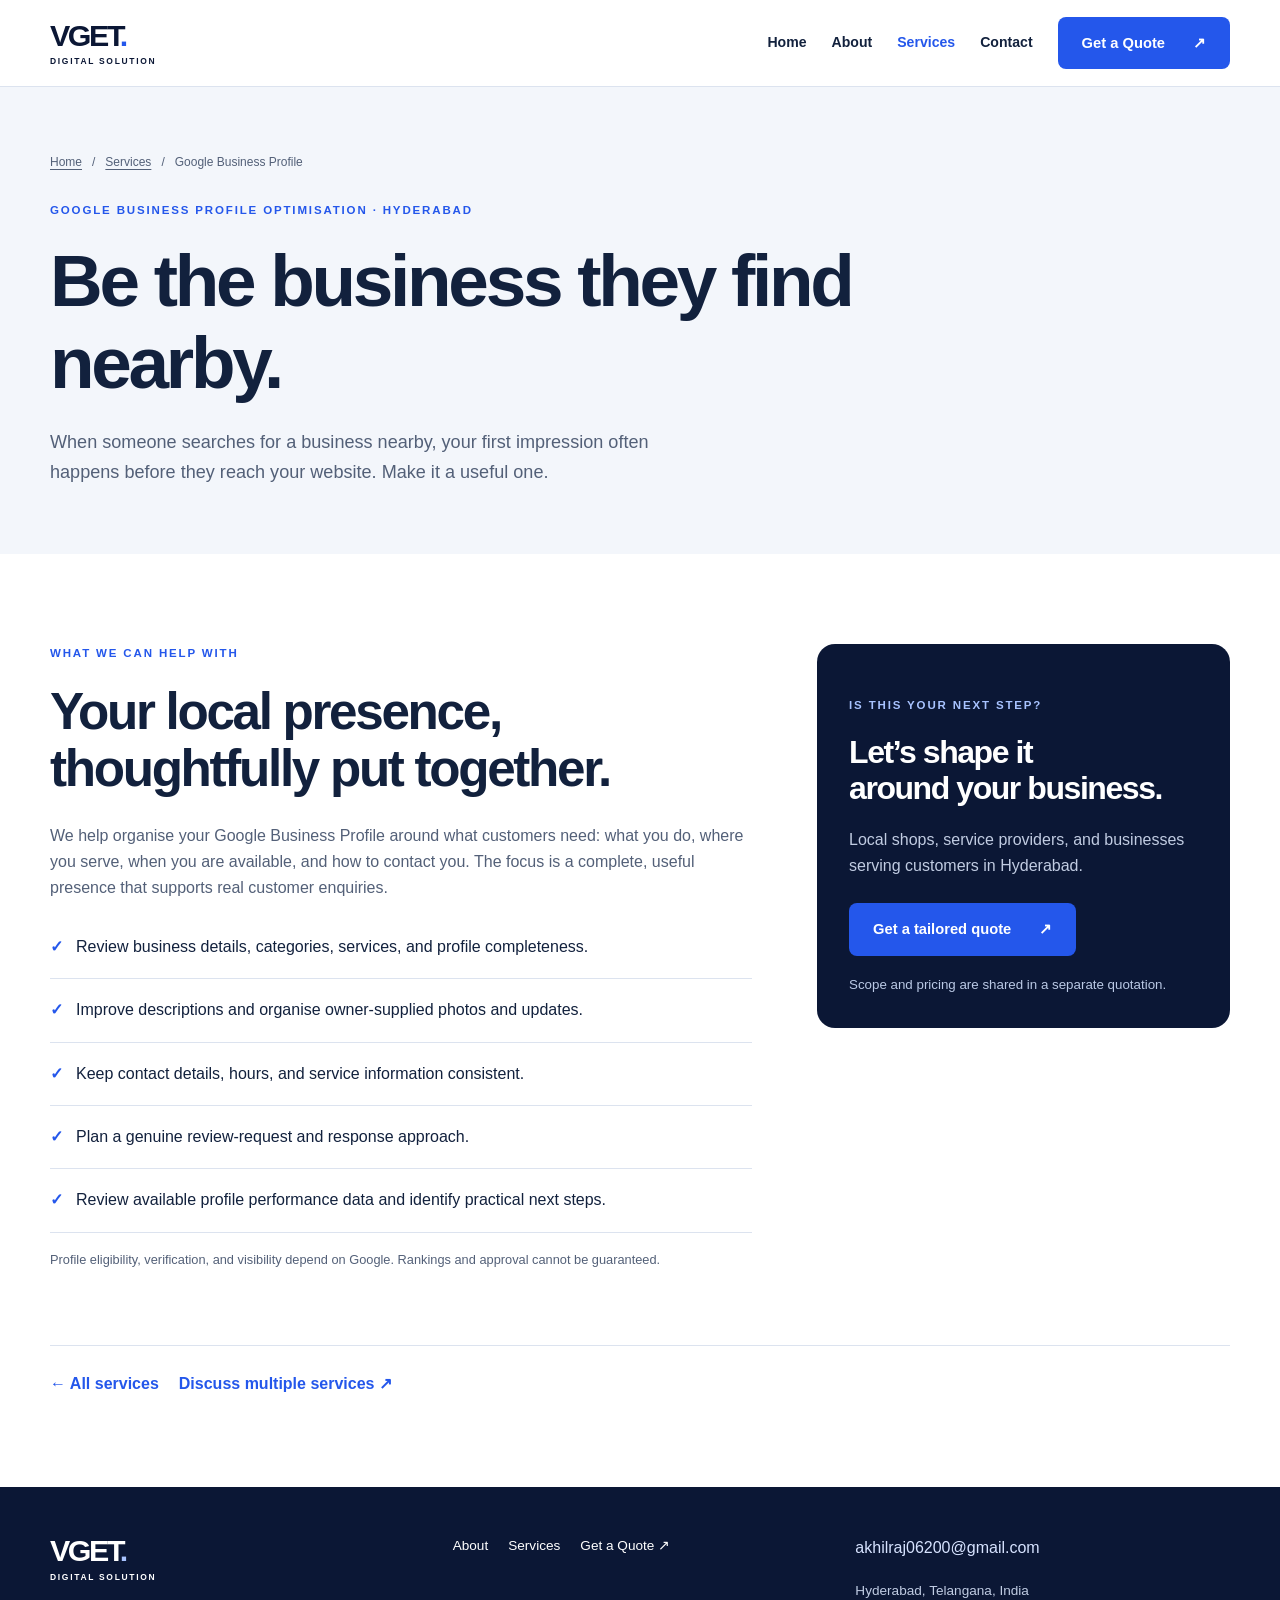
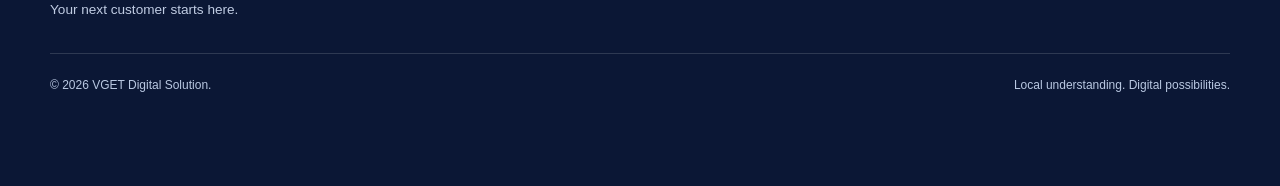
<file: google-business-profile.html>
<!doctype html>
<html lang="en-IN">
<head>
<meta charset="utf-8">
<meta name="viewport" content="width=device-width, initial-scale=1">
<title>Google Business Profile optimisation in Hyderabad | VGET Digital Solution</title>
<meta name="description" content="Google Business Profile optimisation in Hyderabad for local businesses. Make your business information clearer and help nearby customers take the next step.">
<meta name="theme-color" content="#0b1735">
<meta property="og:type" content="website">
<meta property="og:site_name" content="VGET Digital Solution">
<meta property="og:locale" content="en_IN">
<meta property="og:title" content="Google Business Profile optimisation in Hyderabad | VGET Digital Solution">
<meta property="og:description" content="Google Business Profile optimisation in Hyderabad for local businesses. Make your business information clearer and help nearby customers take the next step.">
<meta name="twitter:card" content="summary">
<!-- LAUNCH: add a canonical link and og:url using the final domain and this page path.
     Add og:image using an absolute URL to a real 1200x630 sharing image. -->
<link rel="icon" href="images/favicon.svg" type="image/svg+xml">
<link rel="stylesheet" href="css/style.css">
<script src="js/script.js" defer></script>
</head>
<body>
<a class="skip-link" href="#main">Skip to content</a>
<header class="site-header"><div class="container nav-wrap">
<a class="wordmark" href="index.html" aria-label="VGET Digital Solution home"><strong>VGET<span>.</span></strong><small>DIGITAL SOLUTION</small></a>
<button class="menu-toggle" aria-expanded="false" aria-controls="primary-nav" type="button">Menu</button>
<nav class="nav-links" id="primary-nav" aria-label="Main navigation"><a href="index.html">Home</a><a href="about.html">About</a><a href="services.html" aria-current="page">Services</a><a href="contact.html" >Contact</a><a class="button" href="contact.html">Get a Quote <span aria-hidden="true">↗</span></a></nav>
</div></header>
<main id="main" tabindex="-1">
<section class="page-hero"><div class="container"><nav class="breadcrumbs" aria-label="Breadcrumb"><a href="index.html">Home</a><span aria-hidden="true">/</span><a href="services.html">Services</a><span aria-hidden="true">/</span><span aria-current="page">Google Business Profile</span></nav><p class="eyebrow">Google Business Profile optimisation · Hyderabad</p><h1>Be the business they find nearby.</h1><p class="lead">When someone searches for a business nearby, your first impression often happens before they reach your website. Make it a useful one.</p></div></section><section class="section"><div class="container"><div class="detail-grid"><div class="detail-copy"><p class="eyebrow">WHAT WE CAN HELP WITH</p><h2>Your local presence, thoughtfully put together.</h2><p>We help organise your Google Business Profile around what customers need: what you do, where you serve, when you are available, and how to contact you. The focus is a complete, useful presence that supports real customer enquiries.</p><ul class="deliverables"><li>Review business details, categories, services, and profile completeness.</li><li>Improve descriptions and organise owner-supplied photos and updates.</li><li>Keep contact details, hours, and service information consistent.</li><li>Plan a genuine review-request and response approach.</li><li>Review available profile performance data and identify practical next steps.</li></ul><p class="form-note">Profile eligibility, verification, and visibility depend on Google. Rankings and approval cannot be guaranteed.</p></div><aside class="quote-panel"><p class="eyebrow" style="color:var(--blue-light)">IS THIS YOUR NEXT STEP?</p><h2>Let’s shape it<br>around your business.</h2><p>Local shops, service providers, and businesses serving customers in Hyderabad.</p><a class="button" href="contact.html?service=gbp">Get a tailored quote <span aria-hidden="true">↗</span></a><small>Scope and pricing are shared in a separate quotation.</small></aside></div><nav class="service-next" aria-label="More services"><a class="text-link" href="services.html">← All services</a><a class="text-link" href="contact.html">Discuss multiple services ↗</a></nav></div></section>
</main>
<footer class="site-footer"><div class="container"><div class="footer-main">
<div><a class="wordmark" href="index.html" aria-label="VGET Digital Solution home"><strong>VGET<span>.</span></strong><small>DIGITAL SOLUTION</small></a><p>Your next customer starts here.</p></div>
<nav class="footer-links" aria-label="Footer navigation"><a href="about.html">About</a><a href="services.html">Services</a><a href="contact.html">Get a Quote ↗</a></nav>
<div class="footer-contact"><a href="mailto:akhilraj06200@gmail.com">akhilraj06200@gmail.com</a><p>Hyderabad, Telangana, India</p></div></div>
<div class="footer-bottom"><span>© <span data-year>2026</span> VGET Digital Solution.</span><span>Local understanding. Digital possibilities.</span></div></div></footer>
<!-- Enabled by script.js only after valid international phone numbers are configured. -->
<aside class="contact-dock" aria-label="Quick contact"><a data-contact="phone" href="contact.html" hidden>Call us ↗</a><a class="whatsapp" data-contact="whatsapp" href="contact.html" target="_blank" rel="noopener noreferrer" hidden>WhatsApp ↗</a></aside>
</body>
</html>
</file>
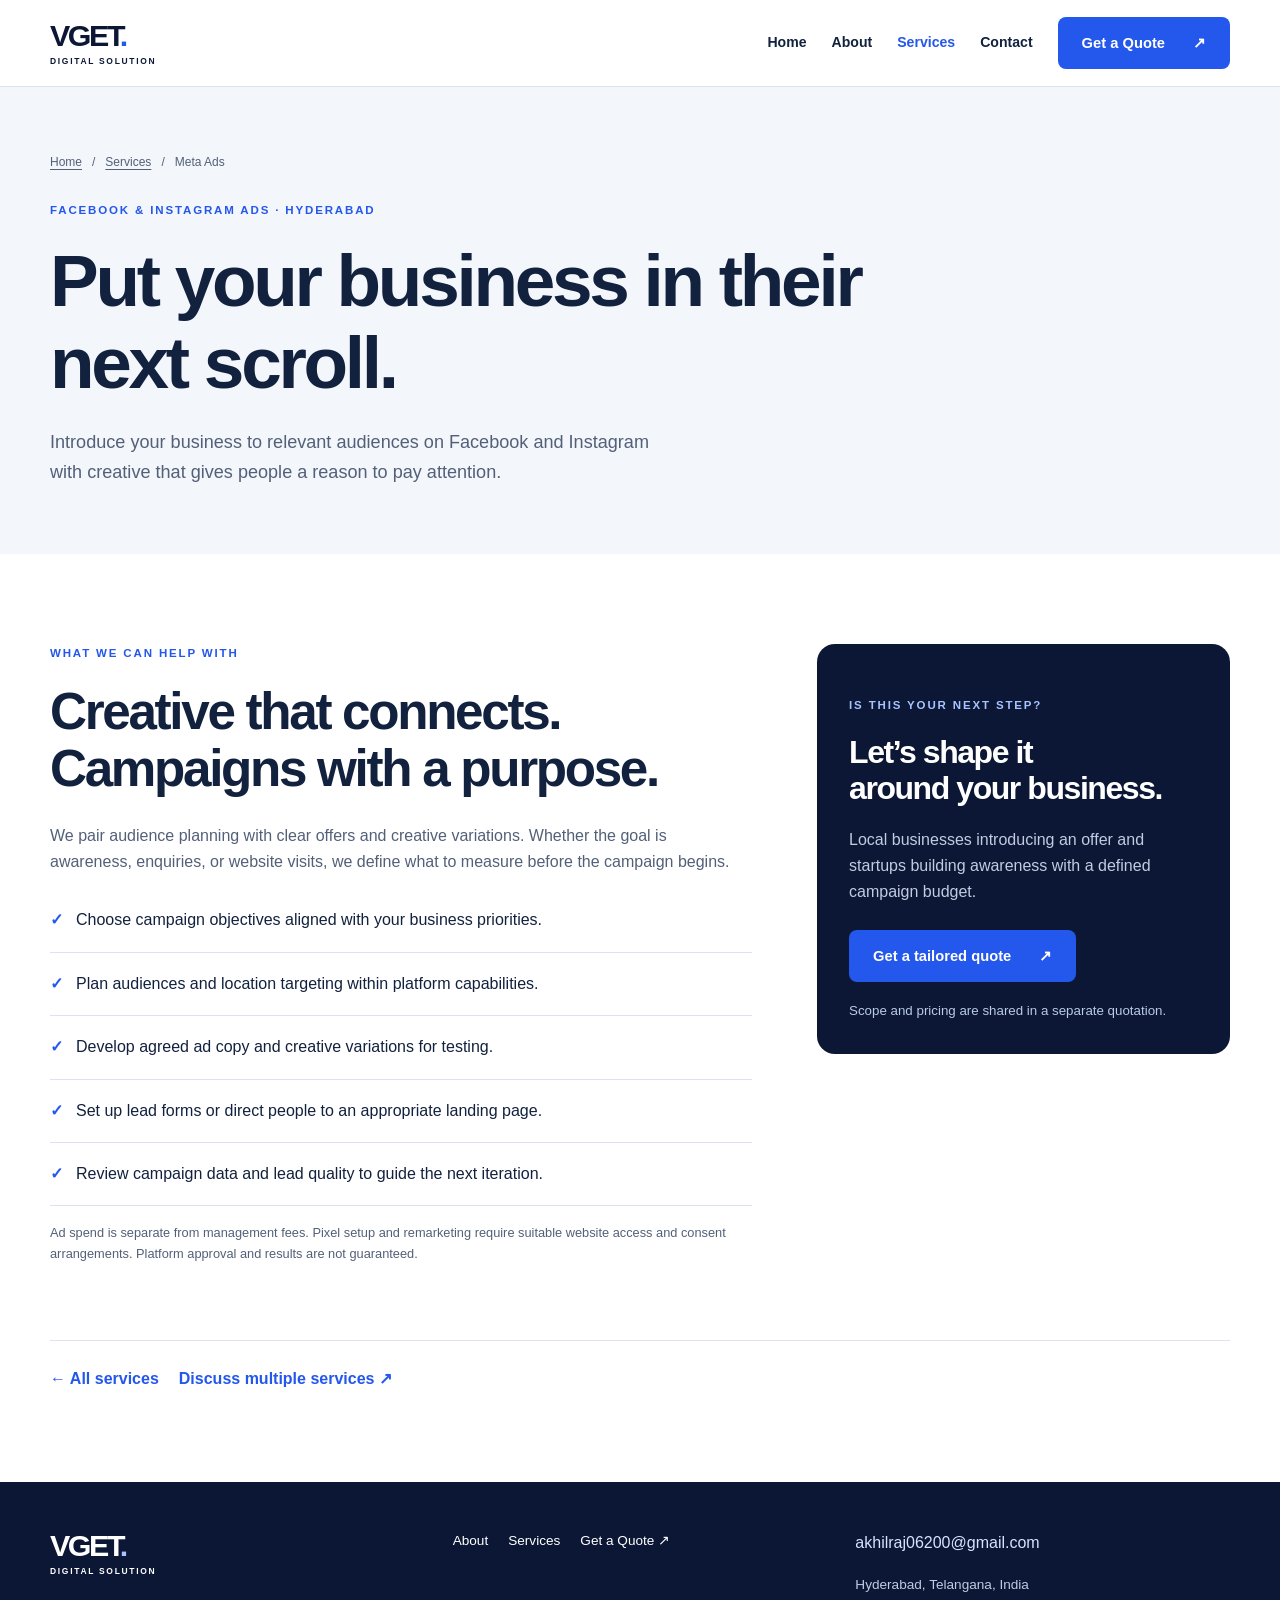
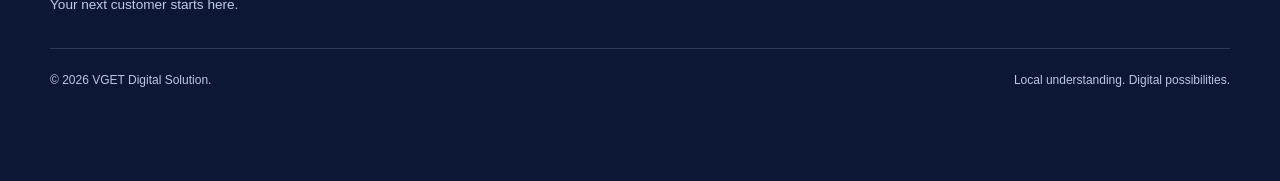
<file: meta-ads.html>
<!doctype html>
<html lang="en-IN">
<head>
<meta charset="utf-8">
<meta name="viewport" content="width=device-width, initial-scale=1">
<title>Facebook &amp; Instagram ads in Hyderabad | VGET Digital Solution</title>
<meta name="description" content="Meta Ads management in Hyderabad. Facebook and Instagram campaign planning, creative testing, and lead generation support for local businesses and startups.">
<meta name="theme-color" content="#0b1735">
<meta property="og:type" content="website">
<meta property="og:site_name" content="VGET Digital Solution">
<meta property="og:locale" content="en_IN">
<meta property="og:title" content="Facebook &amp; Instagram ads in Hyderabad | VGET Digital Solution">
<meta property="og:description" content="Meta Ads management in Hyderabad. Facebook and Instagram campaign planning, creative testing, and lead generation support for local businesses and startups.">
<meta name="twitter:card" content="summary">
<!-- LAUNCH: add a canonical link and og:url using the final domain and this page path.
     Add og:image using an absolute URL to a real 1200x630 sharing image. -->
<link rel="icon" href="images/favicon.svg" type="image/svg+xml">
<link rel="stylesheet" href="css/style.css">
<script src="js/script.js" defer></script>
</head>
<body>
<a class="skip-link" href="#main">Skip to content</a>
<header class="site-header"><div class="container nav-wrap">
<a class="wordmark" href="index.html" aria-label="VGET Digital Solution home"><strong>VGET<span>.</span></strong><small>DIGITAL SOLUTION</small></a>
<button class="menu-toggle" aria-expanded="false" aria-controls="primary-nav" type="button">Menu</button>
<nav class="nav-links" id="primary-nav" aria-label="Main navigation"><a href="index.html">Home</a><a href="about.html">About</a><a href="services.html" aria-current="page">Services</a><a href="contact.html" >Contact</a><a class="button" href="contact.html">Get a Quote <span aria-hidden="true">↗</span></a></nav>
</div></header>
<main id="main" tabindex="-1">
<section class="page-hero"><div class="container"><nav class="breadcrumbs" aria-label="Breadcrumb"><a href="index.html">Home</a><span aria-hidden="true">/</span><a href="services.html">Services</a><span aria-hidden="true">/</span><span aria-current="page">Meta Ads</span></nav><p class="eyebrow">Facebook & Instagram ads · Hyderabad</p><h1>Put your business in their next scroll.</h1><p class="lead">Introduce your business to relevant audiences on Facebook and Instagram with creative that gives people a reason to pay attention.</p></div></section><section class="section"><div class="container"><div class="detail-grid"><div class="detail-copy"><p class="eyebrow">WHAT WE CAN HELP WITH</p><h2>Creative that connects. Campaigns with a purpose.</h2><p>We pair audience planning with clear offers and creative variations. Whether the goal is awareness, enquiries, or website visits, we define what to measure before the campaign begins.</p><ul class="deliverables"><li>Choose campaign objectives aligned with your business priorities.</li><li>Plan audiences and location targeting within platform capabilities.</li><li>Develop agreed ad copy and creative variations for testing.</li><li>Set up lead forms or direct people to an appropriate landing page.</li><li>Review campaign data and lead quality to guide the next iteration.</li></ul><p class="form-note">Ad spend is separate from management fees. Pixel setup and remarketing require suitable website access and consent arrangements. Platform approval and results are not guaranteed.</p></div><aside class="quote-panel"><p class="eyebrow" style="color:var(--blue-light)">IS THIS YOUR NEXT STEP?</p><h2>Let’s shape it<br>around your business.</h2><p>Local businesses introducing an offer and startups building awareness with a defined campaign budget.</p><a class="button" href="contact.html?service=meta-ads">Get a tailored quote <span aria-hidden="true">↗</span></a><small>Scope and pricing are shared in a separate quotation.</small></aside></div><nav class="service-next" aria-label="More services"><a class="text-link" href="services.html">← All services</a><a class="text-link" href="contact.html">Discuss multiple services ↗</a></nav></div></section>
</main>
<footer class="site-footer"><div class="container"><div class="footer-main">
<div><a class="wordmark" href="index.html" aria-label="VGET Digital Solution home"><strong>VGET<span>.</span></strong><small>DIGITAL SOLUTION</small></a><p>Your next customer starts here.</p></div>
<nav class="footer-links" aria-label="Footer navigation"><a href="about.html">About</a><a href="services.html">Services</a><a href="contact.html">Get a Quote ↗</a></nav>
<div class="footer-contact"><a href="mailto:akhilraj06200@gmail.com">akhilraj06200@gmail.com</a><p>Hyderabad, Telangana, India</p></div></div>
<div class="footer-bottom"><span>© <span data-year>2026</span> VGET Digital Solution.</span><span>Local understanding. Digital possibilities.</span></div></div></footer>
<!-- Enabled by script.js only after valid international phone numbers are configured. -->
<aside class="contact-dock" aria-label="Quick contact"><a data-contact="phone" href="contact.html" hidden>Call us ↗</a><a class="whatsapp" data-contact="whatsapp" href="contact.html" target="_blank" rel="noopener noreferrer" hidden>WhatsApp ↗</a></aside>
</body>
</html>
</file>
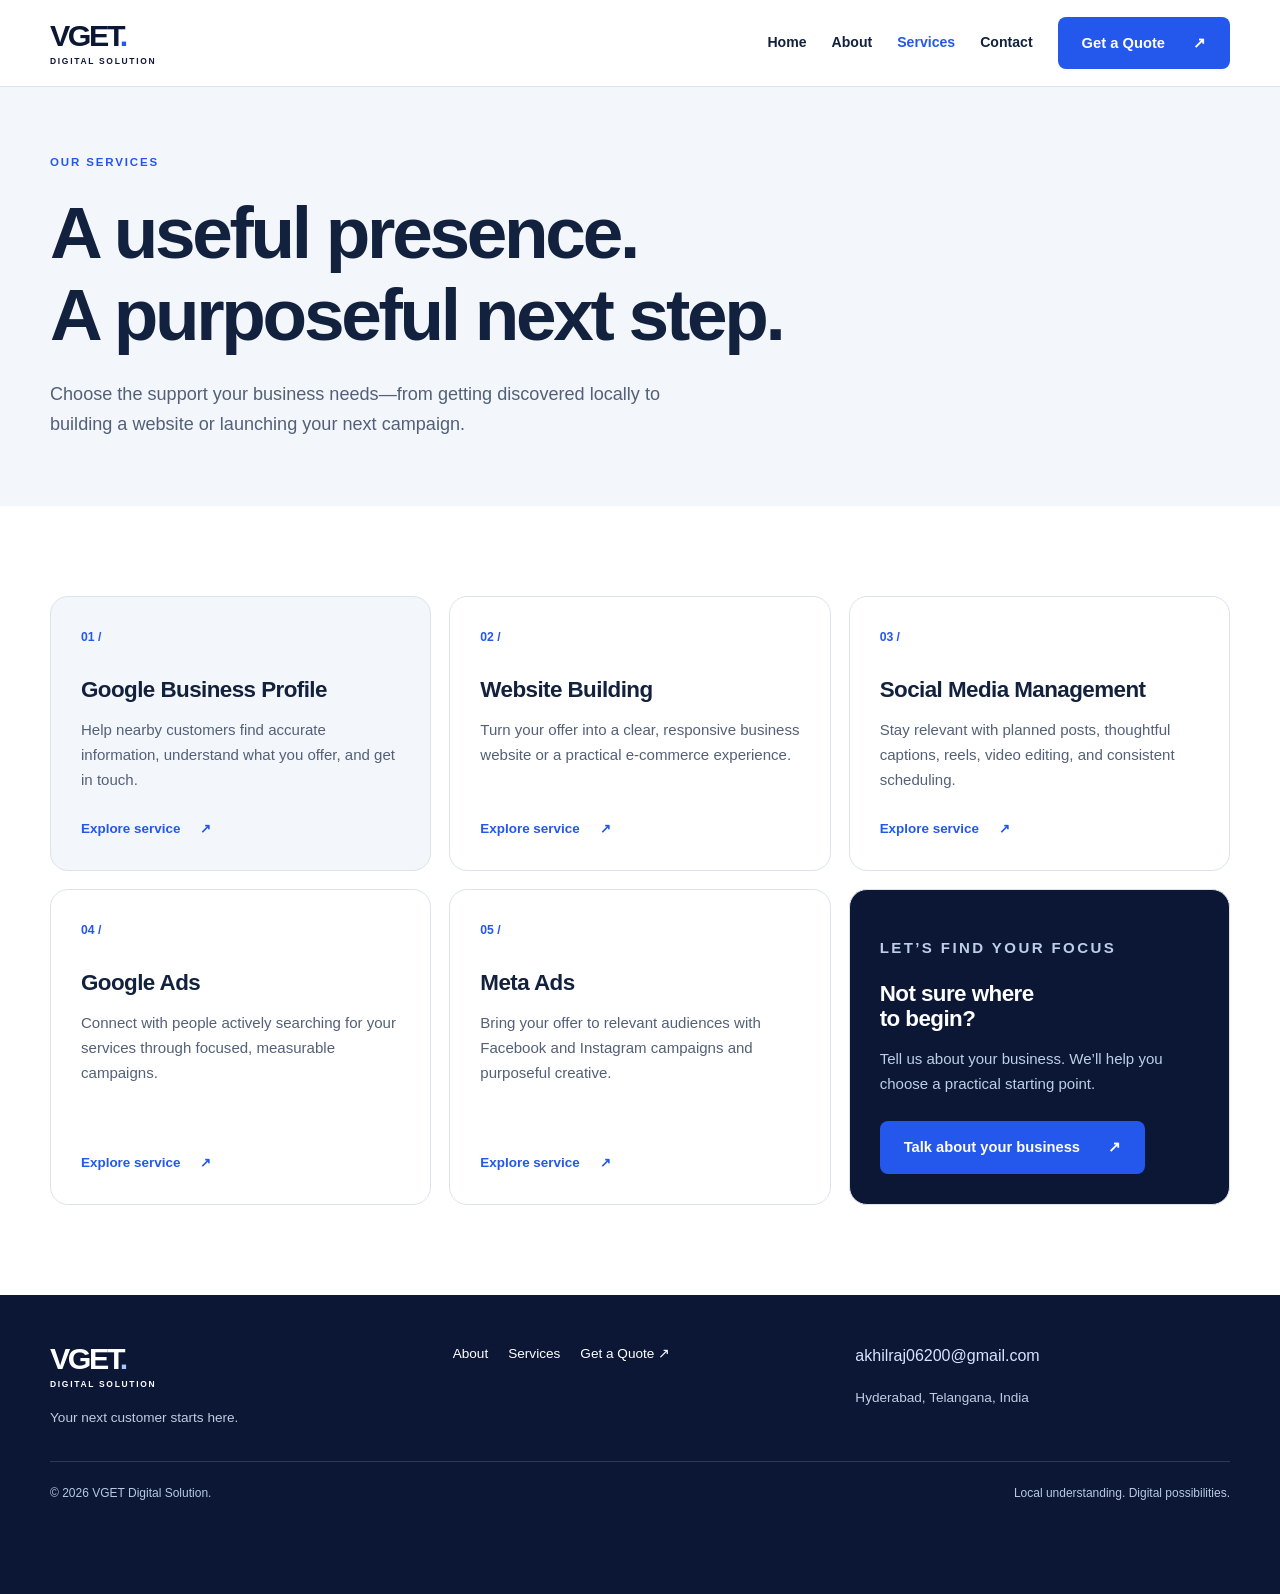
<file: services.html>
<!doctype html>
<html lang="en-IN">
<head>
<meta charset="utf-8">
<meta name="viewport" content="width=device-width, initial-scale=1">
<title>Digital Marketing Services for Local Businesses &amp; Startups | VGET Digital Solution</title>
<meta name="description" content="Explore VGET’s digital marketing services in Hyderabad: Google Business Profile optimisation, business and e-commerce websites, social media, Google Ads, and Meta Ads.">
<meta name="theme-color" content="#0b1735">
<meta property="og:type" content="website">
<meta property="og:site_name" content="VGET Digital Solution">
<meta property="og:locale" content="en_IN">
<meta property="og:title" content="Digital Marketing Services for Local Businesses &amp; Startups | VGET Digital Solution">
<meta property="og:description" content="Explore VGET’s digital marketing services in Hyderabad: Google Business Profile optimisation, business and e-commerce websites, social media, Google Ads, and Meta Ads.">
<meta name="twitter:card" content="summary">
<!-- LAUNCH: add a canonical link and og:url using the final domain and this page path.
     Add og:image using an absolute URL to a real 1200x630 sharing image. -->
<link rel="icon" href="images/favicon.svg" type="image/svg+xml">
<link rel="stylesheet" href="css/style.css">
<script src="js/script.js" defer></script>
</head>
<body>
<a class="skip-link" href="#main">Skip to content</a>
<header class="site-header"><div class="container nav-wrap">
<a class="wordmark" href="index.html" aria-label="VGET Digital Solution home"><strong>VGET<span>.</span></strong><small>DIGITAL SOLUTION</small></a>
<button class="menu-toggle" aria-expanded="false" aria-controls="primary-nav" type="button">Menu</button>
<nav class="nav-links" id="primary-nav" aria-label="Main navigation"><a href="index.html">Home</a><a href="about.html">About</a><a href="services.html" aria-current="page">Services</a><a href="contact.html" >Contact</a><a class="button" href="contact.html">Get a Quote <span aria-hidden="true">↗</span></a></nav>
</div></header>
<main id="main" tabindex="-1">
<section class="page-hero"><div class="container"><p class="eyebrow">OUR SERVICES</p><h1>A useful presence.<br>A purposeful next step.</h1><p class="lead">Choose the support your business needs—from getting discovered locally to building a website or launching your next campaign.</p></div></section><section class="section"><div class="container"><div class="services-grid"><article class="service-card reveal featured"><span class="number">01 /</span><h3>Google Business Profile</h3><p>Help nearby customers find accurate information, understand what you offer, and get in touch.</p><a class="text-link" href="google-business-profile.html" aria-label="Explore Google Business Profile optimisation">Explore service <span aria-hidden="true">↗</span></a></article>
<article class="service-card reveal"><span class="number">02 /</span><h3>Website Building</h3><p>Turn your offer into a clear, responsive business website or a practical e-commerce experience.</p><a class="text-link" href="website-development.html" aria-label="Explore Business & e-commerce websites">Explore service <span aria-hidden="true">↗</span></a></article>
<article class="service-card reveal"><span class="number">03 /</span><h3>Social Media Management</h3><p>Stay relevant with planned posts, thoughtful captions, reels, video editing, and consistent scheduling.</p><a class="text-link" href="social-media.html" aria-label="Explore Social media management">Explore service <span aria-hidden="true">↗</span></a></article>
<article class="service-card reveal"><span class="number">04 /</span><h3>Google Ads</h3><p>Connect with people actively searching for your services through focused, measurable campaigns.</p><a class="text-link" href="google-ads.html" aria-label="Explore Google Ads management">Explore service <span aria-hidden="true">↗</span></a></article>
<article class="service-card reveal"><span class="number">05 /</span><h3>Meta Ads</h3><p>Bring your offer to relevant audiences with Facebook and Instagram campaigns and purposeful creative.</p><a class="text-link" href="meta-ads.html" aria-label="Explore Facebook & Instagram ads">Explore service <span aria-hidden="true">↗</span></a></article><article class="service-card invitation reveal"><p class="eyebrow">LET’S FIND YOUR FOCUS</p><h3>Not sure where<br>to begin?</h3><p>Tell us about your business. We’ll help you choose a practical starting point.</p><a class="button" href="contact.html">Talk about your business <span aria-hidden="true">↗</span></a></article></div></div></section>
</main>
<footer class="site-footer"><div class="container"><div class="footer-main">
<div><a class="wordmark" href="index.html" aria-label="VGET Digital Solution home"><strong>VGET<span>.</span></strong><small>DIGITAL SOLUTION</small></a><p>Your next customer starts here.</p></div>
<nav class="footer-links" aria-label="Footer navigation"><a href="about.html">About</a><a href="services.html">Services</a><a href="contact.html">Get a Quote ↗</a></nav>
<div class="footer-contact"><a href="mailto:akhilraj06200@gmail.com">akhilraj06200@gmail.com</a><p>Hyderabad, Telangana, India</p></div></div>
<div class="footer-bottom"><span>© <span data-year>2026</span> VGET Digital Solution.</span><span>Local understanding. Digital possibilities.</span></div></div></footer>
<!-- Enabled by script.js only after valid international phone numbers are configured. -->
<aside class="contact-dock" aria-label="Quick contact"><a data-contact="phone" href="contact.html" hidden>Call us ↗</a><a class="whatsapp" data-contact="whatsapp" href="contact.html" target="_blank" rel="noopener noreferrer" hidden>WhatsApp ↗</a></aside>
</body>
</html>
</file>
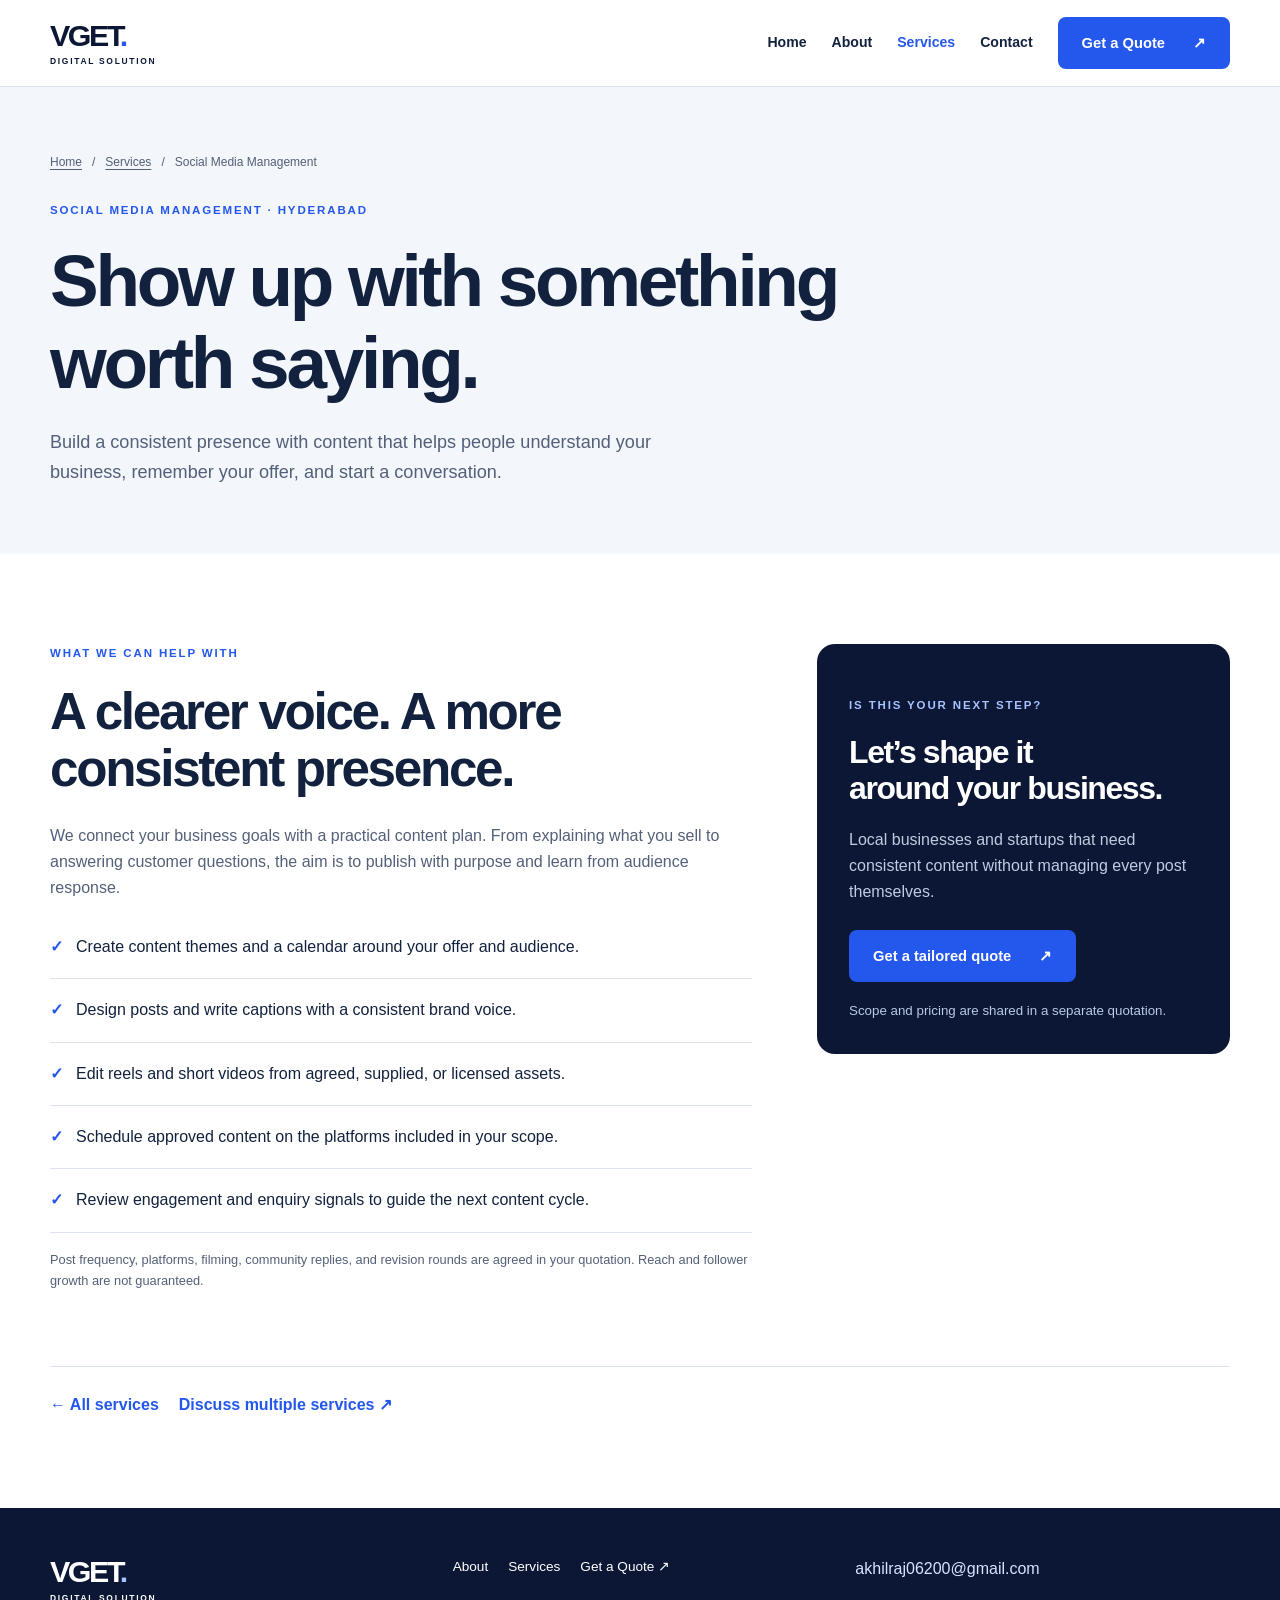
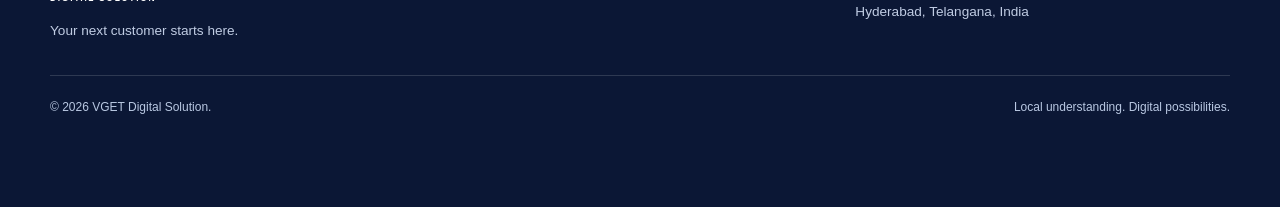
<file: social-media.html>
<!doctype html>
<html lang="en-IN">
<head>
<meta charset="utf-8">
<meta name="viewport" content="width=device-width, initial-scale=1">
<title>Social media management in Hyderabad | VGET Digital Solution</title>
<meta name="description" content="Social media management in Hyderabad for local businesses and startups: content planning, posts, captions, scheduling, reels, and video editing.">
<meta name="theme-color" content="#0b1735">
<meta property="og:type" content="website">
<meta property="og:site_name" content="VGET Digital Solution">
<meta property="og:locale" content="en_IN">
<meta property="og:title" content="Social media management in Hyderabad | VGET Digital Solution">
<meta property="og:description" content="Social media management in Hyderabad for local businesses and startups: content planning, posts, captions, scheduling, reels, and video editing.">
<meta name="twitter:card" content="summary">
<!-- LAUNCH: add a canonical link and og:url using the final domain and this page path.
     Add og:image using an absolute URL to a real 1200x630 sharing image. -->
<link rel="icon" href="images/favicon.svg" type="image/svg+xml">
<link rel="stylesheet" href="css/style.css">
<script src="js/script.js" defer></script>
</head>
<body>
<a class="skip-link" href="#main">Skip to content</a>
<header class="site-header"><div class="container nav-wrap">
<a class="wordmark" href="index.html" aria-label="VGET Digital Solution home"><strong>VGET<span>.</span></strong><small>DIGITAL SOLUTION</small></a>
<button class="menu-toggle" aria-expanded="false" aria-controls="primary-nav" type="button">Menu</button>
<nav class="nav-links" id="primary-nav" aria-label="Main navigation"><a href="index.html">Home</a><a href="about.html">About</a><a href="services.html" aria-current="page">Services</a><a href="contact.html" >Contact</a><a class="button" href="contact.html">Get a Quote <span aria-hidden="true">↗</span></a></nav>
</div></header>
<main id="main" tabindex="-1">
<section class="page-hero"><div class="container"><nav class="breadcrumbs" aria-label="Breadcrumb"><a href="index.html">Home</a><span aria-hidden="true">/</span><a href="services.html">Services</a><span aria-hidden="true">/</span><span aria-current="page">Social Media Management</span></nav><p class="eyebrow">Social media management · Hyderabad</p><h1>Show up with something worth saying.</h1><p class="lead">Build a consistent presence with content that helps people understand your business, remember your offer, and start a conversation.</p></div></section><section class="section"><div class="container"><div class="detail-grid"><div class="detail-copy"><p class="eyebrow">WHAT WE CAN HELP WITH</p><h2>A clearer voice. A more consistent presence.</h2><p>We connect your business goals with a practical content plan. From explaining what you sell to answering customer questions, the aim is to publish with purpose and learn from audience response.</p><ul class="deliverables"><li>Create content themes and a calendar around your offer and audience.</li><li>Design posts and write captions with a consistent brand voice.</li><li>Edit reels and short videos from agreed, supplied, or licensed assets.</li><li>Schedule approved content on the platforms included in your scope.</li><li>Review engagement and enquiry signals to guide the next content cycle.</li></ul><p class="form-note">Post frequency, platforms, filming, community replies, and revision rounds are agreed in your quotation. Reach and follower growth are not guaranteed.</p></div><aside class="quote-panel"><p class="eyebrow" style="color:var(--blue-light)">IS THIS YOUR NEXT STEP?</p><h2>Let’s shape it<br>around your business.</h2><p>Local businesses and startups that need consistent content without managing every post themselves.</p><a class="button" href="contact.html?service=social">Get a tailored quote <span aria-hidden="true">↗</span></a><small>Scope and pricing are shared in a separate quotation.</small></aside></div><nav class="service-next" aria-label="More services"><a class="text-link" href="services.html">← All services</a><a class="text-link" href="contact.html">Discuss multiple services ↗</a></nav></div></section>
</main>
<footer class="site-footer"><div class="container"><div class="footer-main">
<div><a class="wordmark" href="index.html" aria-label="VGET Digital Solution home"><strong>VGET<span>.</span></strong><small>DIGITAL SOLUTION</small></a><p>Your next customer starts here.</p></div>
<nav class="footer-links" aria-label="Footer navigation"><a href="about.html">About</a><a href="services.html">Services</a><a href="contact.html">Get a Quote ↗</a></nav>
<div class="footer-contact"><a href="mailto:akhilraj06200@gmail.com">akhilraj06200@gmail.com</a><p>Hyderabad, Telangana, India</p></div></div>
<div class="footer-bottom"><span>© <span data-year>2026</span> VGET Digital Solution.</span><span>Local understanding. Digital possibilities.</span></div></div></footer>
<!-- Enabled by script.js only after valid international phone numbers are configured. -->
<aside class="contact-dock" aria-label="Quick contact"><a data-contact="phone" href="contact.html" hidden>Call us ↗</a><a class="whatsapp" data-contact="whatsapp" href="contact.html" target="_blank" rel="noopener noreferrer" hidden>WhatsApp ↗</a></aside>
</body>
</html>
</file>
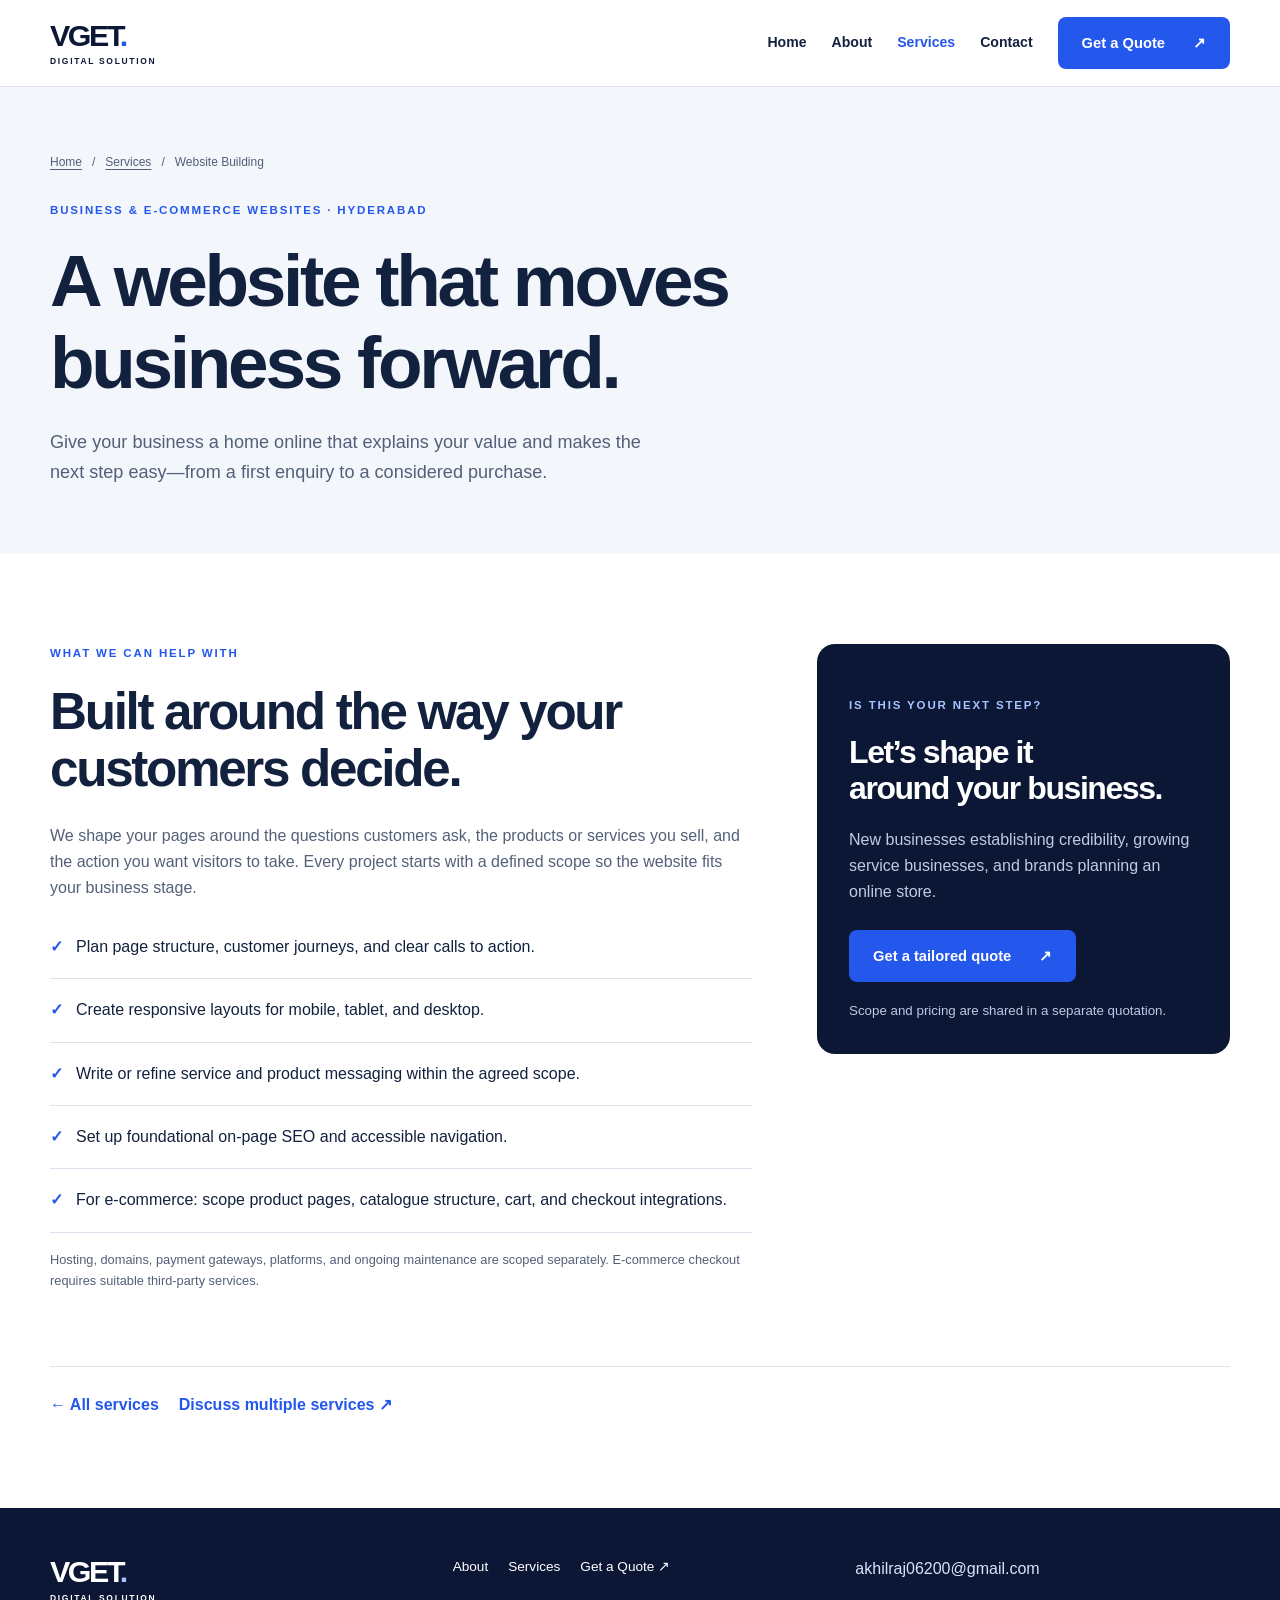
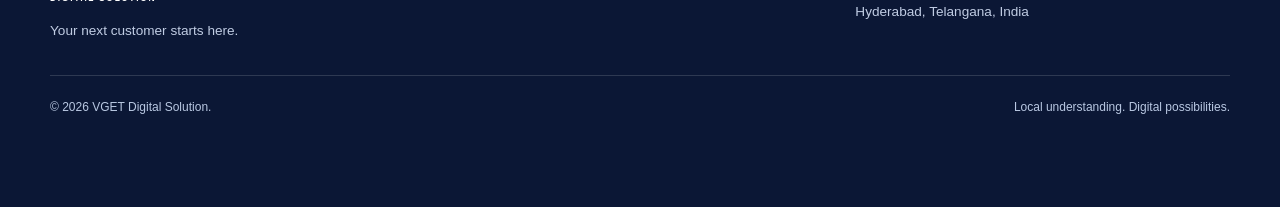
<file: website-development.html>
<!doctype html>
<html lang="en-IN">
<head>
<meta charset="utf-8">
<meta name="viewport" content="width=device-width, initial-scale=1">
<title>Business &amp; e-commerce websites in Hyderabad | VGET Digital Solution</title>
<meta name="description" content="Website development for small businesses in Hyderabad. VGET builds clear, responsive business websites and plans e-commerce experiences around your customers.">
<meta name="theme-color" content="#0b1735">
<meta property="og:type" content="website">
<meta property="og:site_name" content="VGET Digital Solution">
<meta property="og:locale" content="en_IN">
<meta property="og:title" content="Business &amp; e-commerce websites in Hyderabad | VGET Digital Solution">
<meta property="og:description" content="Website development for small businesses in Hyderabad. VGET builds clear, responsive business websites and plans e-commerce experiences around your customers.">
<meta name="twitter:card" content="summary">
<!-- LAUNCH: add a canonical link and og:url using the final domain and this page path.
     Add og:image using an absolute URL to a real 1200x630 sharing image. -->
<link rel="icon" href="images/favicon.svg" type="image/svg+xml">
<link rel="stylesheet" href="css/style.css">
<script src="js/script.js" defer></script>
</head>
<body>
<a class="skip-link" href="#main">Skip to content</a>
<header class="site-header"><div class="container nav-wrap">
<a class="wordmark" href="index.html" aria-label="VGET Digital Solution home"><strong>VGET<span>.</span></strong><small>DIGITAL SOLUTION</small></a>
<button class="menu-toggle" aria-expanded="false" aria-controls="primary-nav" type="button">Menu</button>
<nav class="nav-links" id="primary-nav" aria-label="Main navigation"><a href="index.html">Home</a><a href="about.html">About</a><a href="services.html" aria-current="page">Services</a><a href="contact.html" >Contact</a><a class="button" href="contact.html">Get a Quote <span aria-hidden="true">↗</span></a></nav>
</div></header>
<main id="main" tabindex="-1">
<section class="page-hero"><div class="container"><nav class="breadcrumbs" aria-label="Breadcrumb"><a href="index.html">Home</a><span aria-hidden="true">/</span><a href="services.html">Services</a><span aria-hidden="true">/</span><span aria-current="page">Website Building</span></nav><p class="eyebrow">Business & e-commerce websites · Hyderabad</p><h1>A website that moves business forward.</h1><p class="lead">Give your business a home online that explains your value and makes the next step easy—from a first enquiry to a considered purchase.</p></div></section><section class="section"><div class="container"><div class="detail-grid"><div class="detail-copy"><p class="eyebrow">WHAT WE CAN HELP WITH</p><h2>Built around the way your customers decide.</h2><p>We shape your pages around the questions customers ask, the products or services you sell, and the action you want visitors to take. Every project starts with a defined scope so the website fits your business stage.</p><ul class="deliverables"><li>Plan page structure, customer journeys, and clear calls to action.</li><li>Create responsive layouts for mobile, tablet, and desktop.</li><li>Write or refine service and product messaging within the agreed scope.</li><li>Set up foundational on-page SEO and accessible navigation.</li><li>For e-commerce: scope product pages, catalogue structure, cart, and checkout integrations.</li></ul><p class="form-note">Hosting, domains, payment gateways, platforms, and ongoing maintenance are scoped separately. E-commerce checkout requires suitable third-party services.</p></div><aside class="quote-panel"><p class="eyebrow" style="color:var(--blue-light)">IS THIS YOUR NEXT STEP?</p><h2>Let’s shape it<br>around your business.</h2><p>New businesses establishing credibility, growing service businesses, and brands planning an online store.</p><a class="button" href="contact.html?service=website">Get a tailored quote <span aria-hidden="true">↗</span></a><small>Scope and pricing are shared in a separate quotation.</small></aside></div><nav class="service-next" aria-label="More services"><a class="text-link" href="services.html">← All services</a><a class="text-link" href="contact.html">Discuss multiple services ↗</a></nav></div></section>
</main>
<footer class="site-footer"><div class="container"><div class="footer-main">
<div><a class="wordmark" href="index.html" aria-label="VGET Digital Solution home"><strong>VGET<span>.</span></strong><small>DIGITAL SOLUTION</small></a><p>Your next customer starts here.</p></div>
<nav class="footer-links" aria-label="Footer navigation"><a href="about.html">About</a><a href="services.html">Services</a><a href="contact.html">Get a Quote ↗</a></nav>
<div class="footer-contact"><a href="mailto:akhilraj06200@gmail.com">akhilraj06200@gmail.com</a><p>Hyderabad, Telangana, India</p></div></div>
<div class="footer-bottom"><span>© <span data-year>2026</span> VGET Digital Solution.</span><span>Local understanding. Digital possibilities.</span></div></div></footer>
<!-- Enabled by script.js only after valid international phone numbers are configured. -->
<aside class="contact-dock" aria-label="Quick contact"><a data-contact="phone" href="contact.html" hidden>Call us ↗</a><a class="whatsapp" data-contact="whatsapp" href="contact.html" target="_blank" rel="noopener noreferrer" hidden>WhatsApp ↗</a></aside>
</body>
</html>
</file>
<file: css/style.css>
/* VGET: mobile-first design tokens and accessible shared components. */
:root {
  --navy:#0b1735;
  --navy-soft:#14274e;
  --blue:#2457eb;
  --blue-light:#a8c3ff;
  --ink:#12213d;
  --muted:#536078;
  --paper:#fff;
  --wash:#f3f6fb;
  --line:#dce3ef;
  --radius:18px;
  --width:1180px;
  --shadow:0 18px 55px #09193812;
}
* {
  box-sizing:border-box;
}
html {
  scroll-behavior:smooth;
  scroll-padding-top:100px;
}
body {
  margin:0;
  background:var(--paper);
  color:var(--ink);
  font:16px/1.65 Inter,Arial,sans-serif;
}
a {
  color:inherit;
  text-decoration:none;
}
button,input,textarea {
  font:inherit;
}
button,a,input,textarea {
  touch-action:manipulation;
}
button {
  cursor:pointer;
}
img,svg {
  max-width:100%;
  height:auto;
}
h1,h2,h3,p {
  margin:0;
}
h1,h2,h3 {
  line-height:1.12;
  letter-spacing:-.045em;
}
h1 {
  font-size:clamp(2.8rem,6.2vw,5.5rem);
  font-weight:750;
}
h2 {
  font-size:clamp(2rem,4vw,3.5rem);
}
h3 {
  font-size:1.4rem;
  letter-spacing:-.025em;
}
p {
  color:var(--muted);
}
p+p {
  margin-top:1rem;
}
ul {
  padding-left:1.25rem;
}
a:focus-visible,button:focus-visible,input:focus-visible,textarea:focus-visible,[tabindex]:focus-visible {
  outline:3px solid #e89808;
  outline-offset:5px;
}
a:hover {
  color:var(--blue);
}
[hidden] {
  display:none!important;
}
.container {
  width:min(var(--width),calc(100% - 40px));
  margin-inline:auto;
}
.section {
  padding-block:76px;
}
.eyebrow {
  font-size:.72rem;
  font-weight:800;
  letter-spacing:.16em;
  text-transform:uppercase;
  color:var(--blue);
  margin-bottom:20px;
}
.lead {
  font-size:1.13rem;
  max-width:620px;
  margin-top:25px;
}
.button {
  display:inline-flex;
  align-items:center;
  justify-content:center;
  gap:28px;
  min-height:50px;
  padding:13px 23px;
  border:1px solid transparent;
  border-radius:8px;
  background:var(--blue);
  color:#fff;
  font-weight:700;
  font-size:.92rem;
  transition:background .2s,transform .2s;
}
.button:hover {
  background:#183ec0;
  color:white;
  transform:translateY(-2px);
}
.button.secondary {
  background:transparent;
  border-color:#c9d6f450;
  color:white;
}
.button.secondary:hover {
  background:#ffffff12;
}
.button:disabled {
  cursor:wait;
  opacity:.6;
  transform:none;
}
.actions {
  display:flex;
  flex-wrap:wrap;
  gap:14px;
  margin-top:30px;
}
.text-link {
  font-weight:700;
  color:var(--blue);
  display:inline-flex;
  gap:20px;
  align-items:center;
}
.skip-link {
  position:fixed;
  top:-100px;
  left:20px;
  background:white;
  padding:12px;
  z-index:100;
}
.skip-link:focus {
  top:10px;
}
.site-header {
  position:sticky;
  top:0;
  z-index:30;
  background:#fffffffa;
  border-bottom:1px solid var(--line);
}
.nav-wrap {
  min-height:86px;
  display:flex;
  align-items:center;
  justify-content:space-between;
  gap:22px;
  flex-wrap:wrap;
  padding-block:14px;
}
.wordmark {
  display:inline-flex;
  flex-direction:column;
  line-height:1;
  color:var(--navy);
}
.wordmark strong {
  font-size:1.9rem;
  letter-spacing:-.08em;
  font-weight:900;
}
.wordmark strong span {
  color:var(--blue);
}
.wordmark small {
  margin-top:7px;
  font-size:.53rem;
  letter-spacing:.2em;
  font-weight:800;
}
.nav-links {
  display:flex;
  align-items:center;
  gap:25px;
  font-size:.88rem;
  font-weight:650;
}
.nav-links a[aria-current=page]:not(.button) {
  color:var(--blue);
}
.menu-toggle {
  display:none;
  padding:10px 15px;
  border:1px solid var(--line);
  border-radius:7px;
  background:white;
  color:var(--ink);
}
.hero {
  background:var(--navy);
  color:white;
  overflow:hidden;
  position:relative;
}
.hero .eyebrow {
  color:var(--blue-light);
}
.hero p {
  color:#bfcce5;
}
.hero-grid {
  display:grid;
  gap:50px;
  padding-block:75px 50px;
  align-items:center;
}
.hero h1 em {
  font-style:normal;
  color:var(--blue-light);
}
.hero-note {
  display:flex;
  align-items:center;
  gap:9px;
  font-size:.76rem;
  margin-top:24px;
}
.dot {
  width:7px;
  height:7px;
  border-radius:50%;
  background:#83d9bc;
  display:inline-block;
}
.hero-bottom {
  display:flex;
  gap:20px;
  justify-content:space-between;
  flex-wrap:wrap;
  border-top:1px solid #ffffff22;
  padding-block:23px;
  color:#bdcae2;
  font-size:.7rem;
  letter-spacing:.12em;
  text-transform:uppercase;
}
.hero-bottom span:last-child {
  color:#fff;
}
/* A CSS-only bridge visual: a concept, never a fabricated client result. */
.bridge-art {
  position:relative;
  min-height:370px;
  border-radius:24px;
  background:radial-gradient(ellipse at 50% 65%,#2559ef42,transparent 65%),linear-gradient(#ffffff05 1px,transparent 1px),linear-gradient(90deg,#ffffff05 1px,transparent 1px);
  background-size:auto,36px 36px,36px 36px;
  isolation:isolate;
}
.art-heading {
  position:absolute;
  top:10px;
  left:20px;
  color:#bfcce5;
  font-size:.66rem;
  letter-spacing:.18em;
}
.orbit {
  position:absolute;
  inset:45px 10% 35px;
  border:1px solid #7895d133;
  border-radius:50%;
  transform:rotate(-25deg);
}
.orbit.two {
  inset:80px 4% 70px;
  transform:rotate(25deg);
}
.bridge-line {
  position:absolute;
  left:20%;
  right:20%;
  top:48%;
  height:4px;
  background:linear-gradient(90deg,#548aff,#acd4ff);
  box-shadow:0 0 25px #4c7bff;
  transform:rotate(-22deg);
}
.art-card {
  position:absolute;
  background:#172b50;
  border:1px solid #6483bb66;
  box-shadow:0 18px 50px #0003;
  border-radius:14px;
  padding:21px;
  min-width:135px;
}
.art-card.business {
  left:4%;
  top:48%;
  transform:rotate(-7deg);
}
.art-card.customer {
  right:2%;
  top:19%;
  transform:rotate(6deg);
  background:#f3f7ff;
  color:var(--navy);
}
.art-icon {
  width:39px;
  height:39px;
  border-radius:10px;
  display:grid;
  place-items:center;
  background:#2d57b9;
  color:white;
  font-size:1.4rem;
  margin-bottom:17px;
}
.art-card small {
  display:block;
  letter-spacing:.11em;
  font-size:.59rem;
  font-weight:800;
}
.art-card strong {
  font-size:.94rem;
}
.art-core {
  position:absolute;
  left:43%;
  top:43%;
  display:grid;
  place-items:center;
  width:67px;
  height:67px;
  background:var(--blue);
  border:6px solid #142a59;
  border-radius:50%;
  color:white;
  font-size:1.7rem;
}
.art-caption {
  position:absolute;
  bottom:8px;
  right:16px;
  font-size:.66rem;
  letter-spacing:.1em;
  color:#bfcce5;
}
.section-heading {
  display:flex;
  justify-content:space-between;
  align-items:end;
  gap:25px;
  flex-wrap:wrap;
  margin-bottom:35px;
}
.section-heading p {
  max-width:340px;
  font-size:.94rem;
}
.services-grid {
  display:grid;
  gap:18px;
}
.service-card {
  padding:30px;
  border:1px solid var(--line);
  border-radius:var(--radius);
  background:white;
  display:flex;
  flex-direction:column;
  align-items:start;
  transition:transform .2s,box-shadow .2s;
}
.service-card:hover {
  transform:translateY(-4px);
  box-shadow:var(--shadow);
}
.service-card .number {
  font-size:.76rem;
  font-weight:800;
  color:var(--blue);
  margin-bottom:30px;
}
.service-card p {
  margin-top:16px;
  font-size:.94rem;
}
.service-card .text-link {
  margin-top:auto;
  padding-top:25px;
  font-size:.84rem;
}
.service-card.featured {
  background:var(--wash);
}
.service-card.invitation {
  background:var(--navy);
  color:white;
  justify-content:center;
}
.invitation p {
  color:#bfcee8;
}
.invitation .button {
  margin-top:25px;
}
.wash {
  background:var(--wash);
}
.audience-grid {
  display:grid;
  gap:24px;
  margin-top:36px;
}
.audience-card {
  border-top:2px solid var(--blue);
  padding-top:26px;
}
.audience-card .label {
  font-size:.7rem;
  color:var(--blue);
  font-weight:800;
  letter-spacing:.12em;
}
.audience-card h3 {
  font-size:1.9rem;
  margin-block:16px;
}
.audience-card p {
  max-width:470px;
}
.audience-card .text-link {
  margin-top:20px;
}
.why-layout {
  display:grid;
  gap:40px;
}
.principles {
  display:grid;
  gap:25px;
}
.principle {
  display:grid;
  grid-template-columns:40px 1fr;
  gap:13px;
  padding-bottom:25px;
  border-bottom:1px solid var(--line);
}
.principle>span {
  color:var(--blue);
  font-size:.8rem;
  font-weight:800;
}
.principle p {
  margin-top:12px;
  font-size:.94rem;
}
.site-footer {
  background:var(--navy);
  color:white;
  padding-block:48px 90px;
}
.footer-main {
  display:grid;
  gap:28px;
}
.site-footer .wordmark {
  color:white;
}
.site-footer .wordmark strong span {
  color:var(--blue-light);
}
.site-footer p {
  color:#c0cce3;
  font-size:.85rem;
  margin-top:18px;
}
.footer-links {
  display:flex;
  flex-wrap:wrap;
  gap:20px;
  font-size:.85rem;
}
.footer-contact a {
  overflow-wrap:anywhere;
  color:#d7e3ff;
}
.footer-bottom {
  margin-top:32px;
  padding-top:22px;
  border-top:1px solid #ffffff25;
  color:#b9c8e2;
  font-size:.75rem;
  display:flex;
  justify-content:space-between;
  gap:20px;
  flex-wrap:wrap;
}
.contact-dock {
  position:fixed;
  bottom:20px;
  right:20px;
  display:flex;
  gap:8px;
  z-index:25;
}
.contact-dock a {
  display:inline-flex;
  gap:9px;
  align-items:center;
  min-height:46px;
  padding:10px 17px;
  border-radius:30px;
  background:white;
  color:var(--navy);
  border:1px solid var(--line);
  box-shadow:0 5px 25px #0002;
  font-size:.8rem;
  font-weight:700;
}
.contact-dock a.whatsapp {
  background:#165d40;
  color:white;
  border-color:#165d40;
}
.page-hero {
  padding-block:66px;
  background:var(--wash);
}
.page-hero h1 {
  font-size:clamp(2.7rem,5.7vw,4.6rem);
  max-width:950px;
}
.breadcrumbs {
  font-size:.75rem;
  color:var(--muted);
  margin-bottom:28px;
  display:flex;
  gap:10px;
  flex-wrap:wrap;
}
.breadcrumbs a {
  text-decoration:underline;
  text-underline-offset:3px;
}
.detail-grid {
  display:grid;
  gap:40px;
}
.detail-copy h2 {
  margin-bottom:25px;
}
.detail-copy p {
  max-width:700px;
}
.deliverables {
  margin-top:32px;
  padding:0;
  list-style:none;
  display:grid;
  gap:18px;
}
.deliverables li {
  padding:0 0 18px 26px;
  border-bottom:1px solid var(--line);
  position:relative;
}
.deliverables li:before {
  content:'✓';
  position:absolute;
  left:0;
  color:var(--blue);
  font-weight:800;
}
.quote-panel {
  background:var(--navy);
  color:white;
  padding:32px;
  border-radius:var(--radius);
  align-self:start;
}
.quote-panel h2 {
  font-size:2rem;
}
.quote-panel p {
  color:#c1cce2;
  margin-top:20px;
}
.quote-panel .button {
  margin-top:24px;
}
.quote-panel small {
  display:block;
  color:#bac9e5;
  margin-top:18px;
}
.service-next {
  border-top:1px solid var(--line);
  margin-top:50px;
  padding-top:25px;
  display:flex;
  gap:20px;
  flex-wrap:wrap;
}
.values-grid {
  display:grid;
  gap:25px;
  margin-top:35px;
}
.value {
  border-left:2px solid var(--blue);
  padding-left:22px;
}
.value p {
  margin-top:15px;
}
.contact-layout {
  display:grid;
  gap:40px;
}
.contact-details h2 {
  font-size:2rem;
}
.contact-details p {
  margin-block:16px;
}
.contact-details a {
  overflow-wrap:anywhere;
}
.contact-item {
  border-top:1px solid var(--line);
  padding-block:22px;
}
.contact-item small {
  display:block;
  color:var(--muted);
  margin-bottom:5px;
}
.quote-form {
  border:1px solid var(--line);
  padding:28px;
  border-radius:var(--radius);
  box-shadow:var(--shadow);
}
.quote-form h2 {
  font-size:1.75rem;
  margin-bottom:12px;
}
.form-note {
  font-size:.8rem;
  margin-bottom:25px;
}
.form-grid {
  display:grid;
  gap:20px;
}
.field label {
  display:block;
  font-size:.85rem;
  font-weight:700;
  margin-bottom:7px;
}
.field input,.field textarea {
  display:block;
  width:100%;
  border:1px solid #a6b2c7;
  background:white;
  color:var(--ink);
  padding:12px 13px;
  border-radius:7px;
  min-height:48px;
}
.field textarea {
  resize:vertical;
  min-height:140px;
}
.field input[aria-invalid=true],.field textarea[aria-invalid=true] {
  border-color:#b42318;
}
.field-error {
  display:block;
  min-height:0;
  color:#a21f15;
  font-size:.78rem;
  margin-top:4px;
}
.field.full {
  grid-column:1/-1;
}
fieldset {
  border:0;
  padding:0;
  margin:24px 0;
}
legend {
  font-size:.85rem;
  font-weight:700;
  margin-bottom:12px;
}
.checkbox-grid {
  display:grid;
  gap:10px;
}
.choice {
  display:flex;
  gap:10px;
  align-items:center;
  border:1px solid var(--line);
  padding:11px 13px;
  border-radius:7px;
  font-size:.84rem;
  cursor:pointer;
}
.choice:has(input:checked) {
  border-color:var(--blue);
  background:#edf3ff;
}
.choice input {
  width:18px;
  height:18px;
  accent-color:var(--blue);
  flex-shrink:0;
}
.privacy-note {
  font-size:.77rem;
  margin-block:20px;
}
.form-status {
  margin-top:16px;
  color:var(--ink);
  font-size:.88rem;
}
.form-status.error {
  color:#a21f15;
}
.form-status.success {
  color:#165d40;
}
.honeypot {
  display:none;
}
.reveal {
  opacity:1;
}
.motion-ready .reveal {
  opacity:0;
  transform:translateY(18px);
  transition:opacity .55s,transform .55s;
}
.motion-ready .reveal.visible {
  opacity:1;
  transform:none;
}
@media(max-width:759px) {
  .nav-links {
    width:100%;
    flex-wrap:wrap;
    padding-block:12px;
    gap:18px;
  }
  .menu-ready .menu-toggle {
    display:block;
  }
  .menu-ready .nav-links {
    display:none;
  }
  .menu-ready .nav-links.is-open {
    display:flex;
  }
  .nav-links .button {
    min-height:44px;
    padding:8px 15px;
  }
  .bridge-art {
    max-width:460px;
    width:100%;
    margin:auto;
  }
  .section {
    padding-block:58px;
  }
  .contact-dock {
    bottom:12px;
    right:12px;
  }
  .quote-form {
    padding:22px;
  }
}
@media(min-width:760px) {
  .hero-grid {
    grid-template-columns:1.16fr 1fr;
    padding-block:85px 70px;
    gap:35px;
  }
  .hero h1 {
    font-size:clamp(3.8rem,6.2vw,5.5rem);
  }
  .bridge-art {
    min-height:425px;
  }
  .services-grid {
    grid-template-columns:repeat(2,1fr);
  }
  .audience-grid {
    grid-template-columns:1fr 1fr;
    gap:70px;
  }
  .why-layout {
    grid-template-columns:1fr 1.1fr;
    gap:80px;
  }
  .footer-main {
    grid-template-columns:1fr 1fr;
  }
  .footer-contact {
    grid-column:2;
  }
  .footer-links {
    align-content:start;
  }
  .detail-grid {
    grid-template-columns:1.7fr 1fr;
    gap:65px;
  }
  .values-grid {
    grid-template-columns:repeat(3,1fr);
  }
  .contact-layout {
    grid-template-columns:1fr 1.5fr;
    gap:60px;
  }
  .form-grid {
    grid-template-columns:1fr 1fr;
  }
  .checkbox-grid {
    grid-template-columns:1fr 1fr;
  }
}
@media(min-width:1040px) {
  .services-grid {
    grid-template-columns:repeat(3,1fr);
  }
  .footer-main {
    grid-template-columns:1fr 1fr 1fr;
  }
  .footer-contact {
    grid-column:auto;
  }
  .section {
    padding-block:90px;
  }
  .art-card {
    padding:26px;
    min-width:170px;
  }
  .art-core {
    width:80px;
    height:80px;
  }
  .art-card.customer {
    right:0;
  }
  .hero-grid {
    gap:55px;
  }
}
@media(prefers-reduced-motion:reduce) {
  html {
    scroll-behavior:auto;
  }
  *,*:before,*:after {
    animation:none!important;
    transition:none!important;
  }
  .motion-ready .reveal {
    opacity:1;
    transform:none;
  }
  .button:hover,.service-card:hover {
    transform:none;
  }
}
</file>
